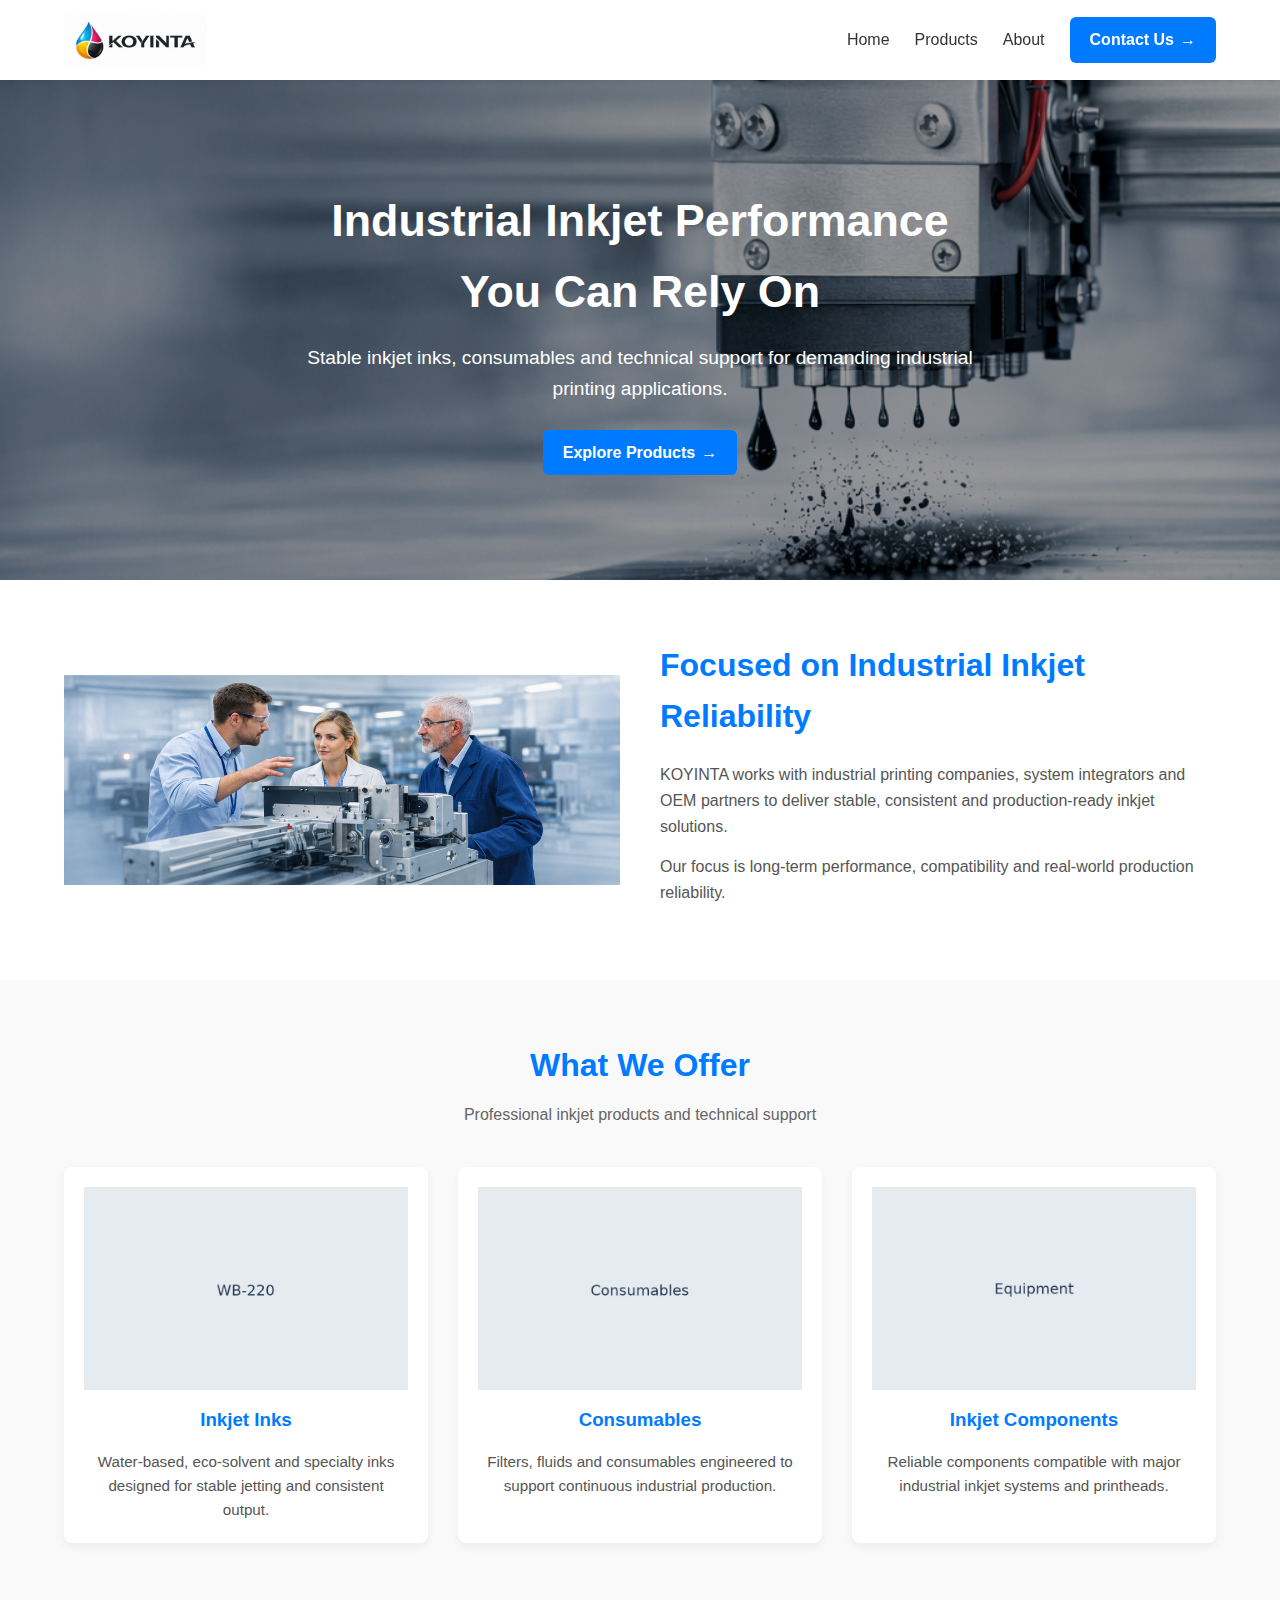
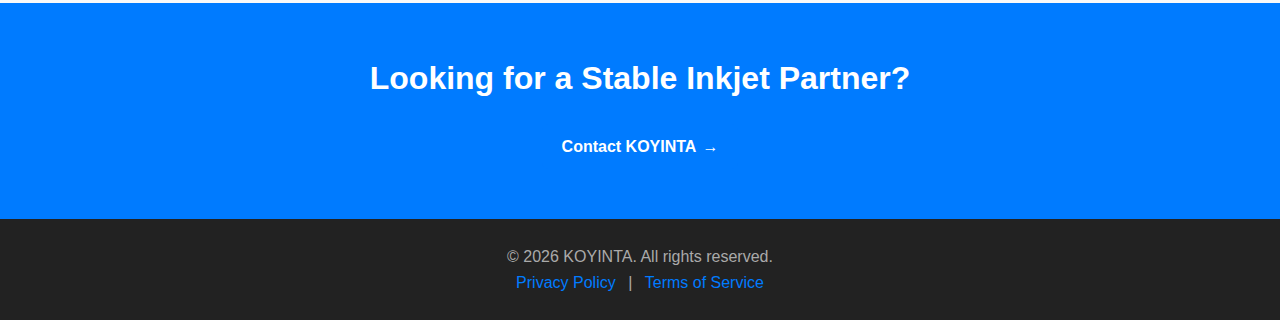
<file: _archive/index.html>
<!DOCTYPE html>
<html lang="en">
<head>
  <meta charset="UTF-8">
  <title>KOYINTA | Industrial Inkjet Inks & Printing Solutions</title>
  <meta name="viewport" content="width=device-width, initial-scale=1.0">
  <meta name="description" content="KOYINTA provides industrial inkjet inks, consumables and components with stable performance and long-term reliability.">

  <!-- Styles -->
  <style>
    /* ================= Reset ================= */
    * {
      margin: 0;
      padding: 0;
      box-sizing: border-box;
    }

    body {
      font-family: 'Arial', sans-serif;
      line-height: 1.6;
      color: #333;
      background-color: #f9f9f9;
    }

    a {
      text-decoration: none;
      color: inherit;
    }

    img {
      max-width: 100%;
      display: block;
    }

    /* ================= Container ================= */
    .container {
      width: 90%;
      max-width: 1200px;
      margin: 0 auto;
    }

    /* ================= Header ================= */
    .site-header {
      background: #ffffff;
      padding: 15px 0;
      box-shadow: 0 2px 6px rgba(0,0,0,0.05);
      position: sticky;
      top: 0;
      z-index: 100;
    }

    .header-flex {
      display: flex;
      align-items: center;
      justify-content: space-between;
    }

    .logo img {
      height: 50px;
    }

    nav {
      display: flex;
      align-items: center;
      gap: 25px;
    }

    nav a {
      font-weight: 500;
      color: #333;
      transition: color 0.3s;
    }

    nav a:hover {
      color: #007bff;
    }

    .btn-primary {
      background-color: #007bff;
      color: #fff;
      padding: 10px 20px;
      border-radius: 6px;
      font-weight: bold;
      display: inline-flex;
      align-items: center;
      gap: 6px;
      transition: background 0.3s;
    }

    .btn-primary:hover {
      background-color: #0056b3;
    }

    .btn-icon {
      font-weight: bold;
    }

    .menu-btn {
      display: none;
      font-size: 1.5rem;
      background: none;
      border: none;
      cursor: pointer;
    }

    /* ================= Hero ================= */
    .hero {
      height: 500px;
      display: flex;
      align-items: center;
      color: #fff;
      text-align: center;
      background-size: cover;
      background-position: center;
      position: relative;
    }

    .hero::after {
      content: "";
      position: absolute;
      top:0;
      left:0;
      width:100%;
      height:100%;
      background-color: rgba(0,0,0,0.4);
    }

    .hero-content {
      position: relative;
      z-index: 1;
      max-width: 700px;
      margin: 0 auto;
      padding: 0 15px;
    }

    .hero h1 {
      font-size: 2.8rem;
      margin-bottom: 15px;
    }

    .hero p {
      font-size: 1.2rem;
      margin-bottom: 25px;
    }

    /* ================= Vision / Introduction ================= */
    .vision-section {
      padding: 60px 0;
      background-color: #fff;
    }

    .vision-grid {
      display: flex;
      flex-wrap: wrap;
      gap: 40px;
      align-items: center;
    }

    .vision-image, .vision-content {
      flex: 1 1 400px;
    }

    .vision-content h2 {
      font-size: 2rem;
      margin-bottom: 20px;
      color: #007bff;
    }

    .vision-content p {
      margin-bottom: 15px;
      font-size: 1rem;
      color: #555;
    }

    /* ================= Offerings ================= */
    .section {
      padding: 60px 0;
    }

    .section-title h2 {
      font-size: 2rem;
      margin-bottom: 10px;
      text-align: center;
      color: #007bff;
    }

    .section-title p {
      text-align: center;
      color: #666;
      margin-bottom: 40px;
    }

    .offer-grid {
      display: flex;
      flex-wrap: wrap;
      gap: 30px;
      justify-content: center;
    }

    .offer-card {
      background-color: #fff;
      border-radius: 8px;
      box-shadow: 0 4px 10px rgba(0,0,0,0.05);
      padding: 20px;
      text-align: center;
      flex: 1 1 280px;
      transition: transform 0.3s;
    }

    .offer-card:hover {
      transform: translateY(-5px);
    }

    .offer-card h3 {
      margin: 15px 0;
      color: #007bff;
    }

    .offer-card p {
      color: #555;
      font-size: 0.95rem;
    }

    /* ================= CTA ================= */
    .cta {
      background-color: #007bff;
      color: #fff;
      padding: 50px 0;
      text-align: center;
    }

    .cta h2 {
      font-size: 2rem;
      margin-bottom: 20px;
    }

    /* ================= Footer ================= */
    .site-footer {
      background-color: #222;
      color: #aaa;
      padding: 25px 0;
      text-align: center;
    }

    .site-footer a {
      color: #007bff;
      margin: 0 8px;
    }

    .site-footer a:hover {
      text-decoration: underline;
    }

    /* ================= Responsive ================= */
    @media(max-width: 900px) {
      nav {
        display: none; /* 默认隐藏，点击汉堡显示 */
        flex-direction: column;
        background-color: #fff;
        position: absolute;
        top: 70px; /* header 高度 + 间距 */
        right: 20px;
        padding: 10px 20px;
        border-radius: 6px;
        box-shadow: 0 4px 12px rgba(0,0,0,0.1);
      }

      nav.show {
        display: flex;
      }

      .menu-btn {
        display: block;
      }

      .header-flex {
        position: relative;
      }

      /* Hero 响应式优化 */
      .hero {
        height: 400px;
      }

      .hero h1 {
        font-size: 2rem;
      }

      .hero p {
        font-size: 1rem;
      }

      .btn-primary {
        padding: 8px 16px;
        font-size: 0.95rem;
      }

      .vision-grid {
        flex-direction: column;
      }
    }

    @media(max-width: 500px) {
      .hero {
        height: 320px;
      }

      .hero h1 {
        font-size: 1.6rem;
      }

      .hero p {
        font-size: 0.9rem;
      }

      .btn-primary {
        padding: 6px 12px;
        font-size: 0.85rem;
      }
    }
  </style>
</head>

<body>

<!-- ================= Header ================= -->
<header class="site-header">
  <div class="container header-flex">
    <div class="logo">
      <img src="images/logo.png" alt="KOYINTA Logo">
    </div>
    <nav>
      <a href="index.html" class="active">Home</a>
      <a href="products.html">Products</a>
      <a href="about.html">About</a>
      <a href="contact.html" class="btn-primary">Contact Us <span class="btn-icon">→</span></a>
    </nav>
    <button class="menu-btn" aria-label="Toggle Navigation">&#9776;</button>
  </div>
</header>

<main>

  <!-- ================= Hero ================= -->
  <section class="hero" style="background-image:url('images/hero-new.png');">
    <div class="hero-content">
      <h1>Industrial Inkjet Performance You Can Rely On</h1>
      <p>Stable inkjet inks, consumables and technical support for demanding industrial printing applications.</p>
      <a href="products.html" class="btn-primary">Explore Products <span class="btn-icon">→</span></a>
    </div>
  </section>

  <!-- ================= Vision / Introduction ================= -->
  <section class="vision-section">
    <div class="container vision-grid">
      <div class="vision-image">
        <img src="images/hero-person.png" alt="Industrial Inkjet Solutions">
      </div>
      <div class="vision-content">
        <h2>Focused on Industrial Inkjet Reliability</h2>
        <p>KOYINTA works with industrial printing companies, system integrators and OEM partners to deliver stable, consistent and production-ready inkjet solutions.</p>
        <p>Our focus is long-term performance, compatibility and real-world production reliability.</p>
      </div>
    </div>
  </section>

  <!-- ================= Offerings ================= -->
  <section class="section">
    <div class="container">
      <div class="section-title">
        <h2>What We Offer</h2>
        <p>Professional inkjet products and technical support</p>
      </div>

      <div class="offer-grid">
        <div class="offer-card">
          <img src="images/wb220.jpg" alt="Industrial Inkjet Inks">
          <h3>Inkjet Inks</h3>
          <p>Water-based, eco-solvent and specialty inks designed for stable jetting and consistent output.</p>
        </div>

        <div class="offer-card">
          <img src="images/consumable-placeholder.jpg" alt="Inkjet Consumables">
          <h3>Consumables</h3>
          <p>Filters, fluids and consumables engineered to support continuous industrial production.</p>
        </div>

        <div class="offer-card">
          <img src="images/equipment-placeholder.jpg" alt="Inkjet Components">
          <h3>Inkjet Components</h3>
          <p>Reliable components compatible with major industrial inkjet systems and printheads.</p>
        </div>
      </div>
    </div>
  </section>

  <!-- ================= CTA ================= -->
  <section class="cta">
    <div class="container">
      <h2>Looking for a Stable Inkjet Partner?</h2>
      <a href="contact.html" class="btn-primary">Contact KOYINTA <span class="btn-icon">→</span></a>
    </div>
  </section>

</main>

<!-- ================= Footer ================= -->
<footer class="site-footer">
  <div class="container">
    <p>© 2026 KOYINTA. All rights reserved.</p>
    <p>
      <a href="privacy.html">Privacy Policy</a> |
      <a href="terms.html">Terms of Service</a>
    </p>
  </div>
</footer>

<!-- ================= JS ================= -->
<script>
  const menuBtn = document.querySelector('.menu-btn');
  const nav = document.querySelector('nav');

  menuBtn.addEventListener('click', () => {
    nav.classList.toggle('show');
  });
</script>

</body>
</html>
</file>
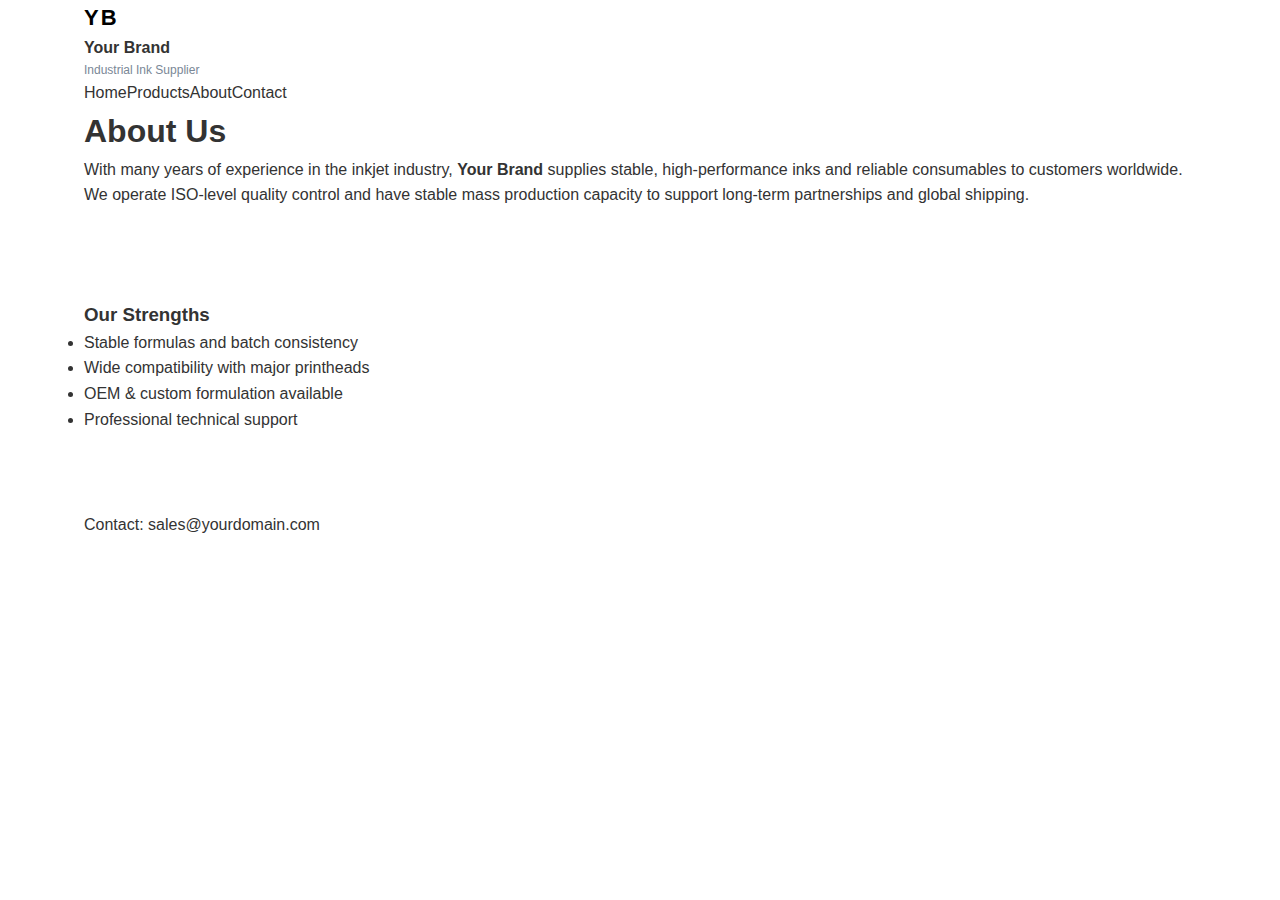
<file: about.html>
<!doctype html>
<html lang="en">
<head>
  <meta charset="utf-8">
  <title>About Us | Your Brand</title>
  <meta name="viewport" content="width=device-width,initial-scale=1">
  <link rel="stylesheet" href="styles.css">
</head>
<body>
  <header class="header container">
    <div class="brand"><div class="logo">YB</div><div><div style="font-weight:700">Your Brand</div><div style="font-size:12px;color:#7a8796">Industrial Ink Supplier</div></div></div>
    <nav class="nav"><a href="index.html">Home</a><a href="products.html">Products</a><a href="about.html">About</a><a href="contact.html">Contact</a></nav>
  </header>

  <main class="container">
    <h1>About Us</h1>
    <p>With many years of experience in the inkjet industry, <strong>Your Brand</strong> supplies stable, high-performance inks and reliable consumables to customers worldwide. We operate ISO-level quality control and have stable mass production capacity to support long-term partnerships and global shipping.</p>

    <section class="card" style="margin-top:12px">
      <h3>Our Strengths</h3>
      <ul>
        <li>Stable formulas and batch consistency</li>
        <li>Wide compatibility with major printheads</li>
        <li>OEM & custom formulation available</li>
        <li>Professional technical support</li>
      </ul>
    </section>
  </main>

  <footer class="footer container">Contact: <a href="mailto:sales@yourdomain.com">sales@yourdomain.com</a></footer>
</body>
</html>
</file>
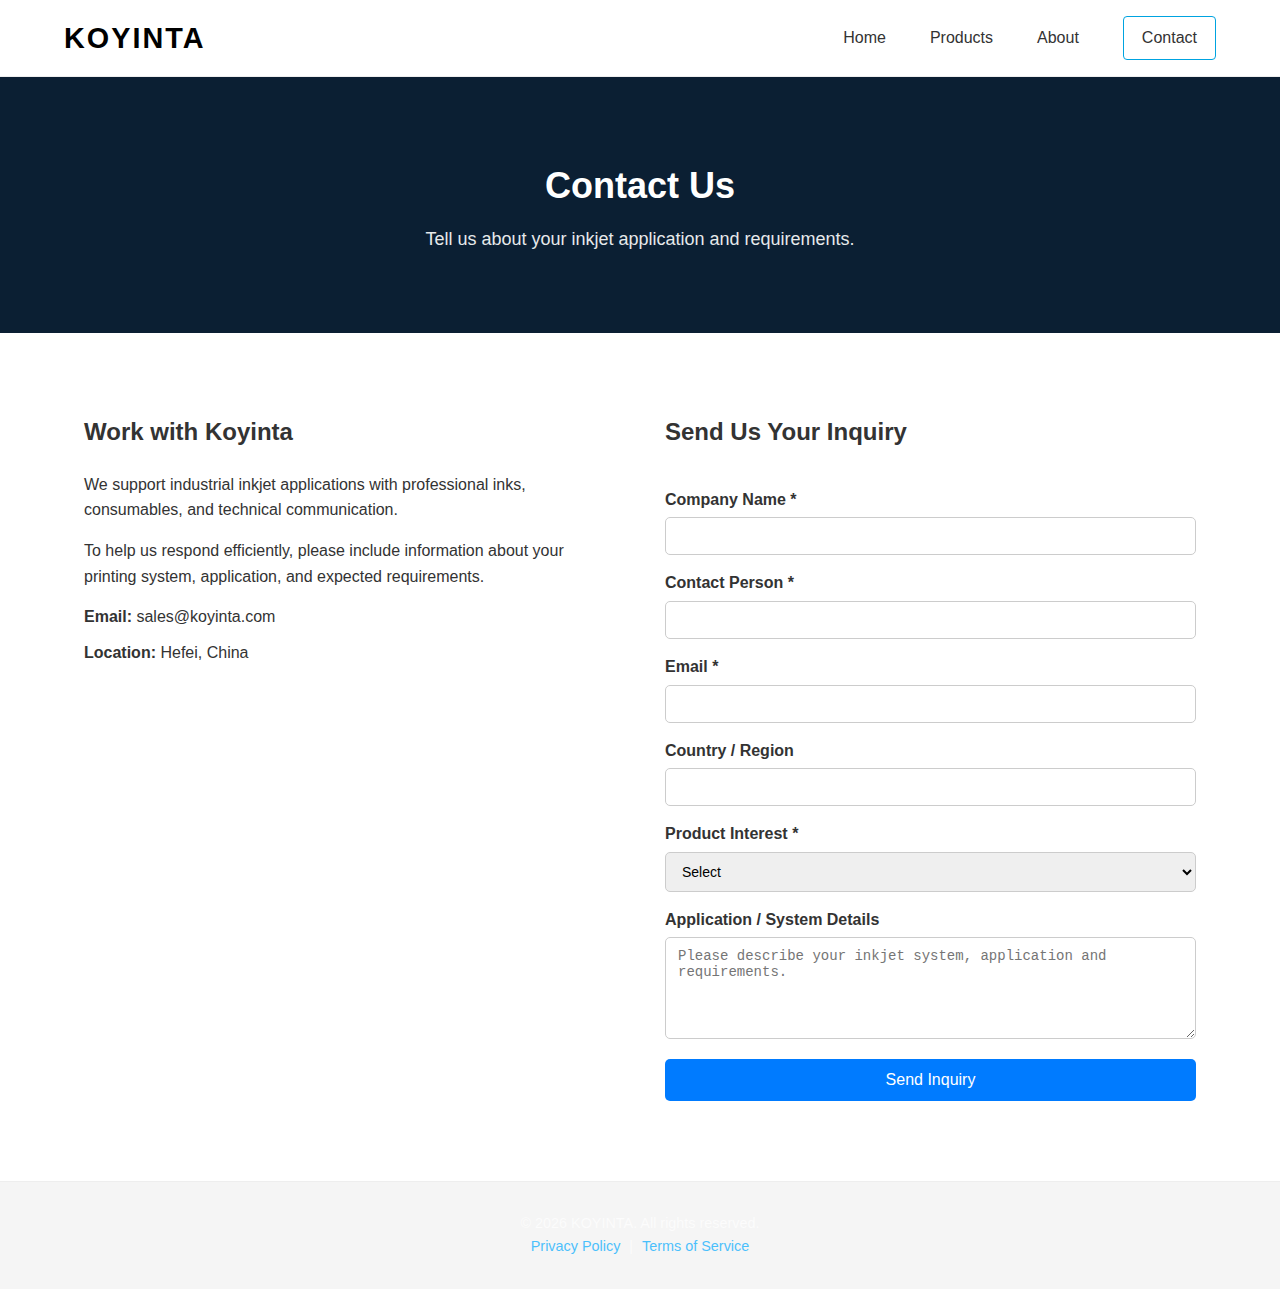
<file: contact.html>
<!DOCTYPE html>
<html lang="en">
<head>
  <meta charset="UTF-8">
  <title>Contact Us | KOYINTA</title>
  <meta name="viewport" content="width=device-width, initial-scale=1.0">
  <link rel="stylesheet" href="styles.css">
<link rel="stylesheet" href="styles-optimized.css">

</head>

<body>

<!-- ================= Header ================= -->
<header class="site-header">
  <div class="container header-flex">
    <div class="logo">KOYINTA</div>
    <nav>
      <a href="index.html">Home</a>
      <a href="products.html">Products</a>
      <a href="about.html">About</a>
      <a href="contact.html" class="nav-btn">Contact</a>
    </nav>
  </div>
</header>

<main>

  <!-- ===== Page Hero ===== -->
  <section class="page-hero">
    <div class="container">
      <h1>Contact Us</h1>
      <p>Tell us about your inkjet application and requirements.</p>
    </div>
  </section>

  <!-- ===== Contact Content ===== -->
  <section class="section">
    <div class="container contact-grid">

      <!-- ===== Left: Info ===== -->
      <div class="contact-info">
        <h2>Work with Koyinta</h2>
        <p>
          We support industrial inkjet applications with professional inks,
          consumables, and technical communication.
        </p>
        <p>
          To help us respond efficiently, please include information about
          your printing system, application, and expected requirements.
        </p>

        <div class="contact-details">
          <p><strong>Email:</strong> <a href="mailto:sales@koyinta.com">sales@koyinta.com</a></p>
          <p><strong>Location:</strong> Hefei, China</p>
        </div>
      </div>

      <!-- ===== Right: Form ===== -->
      <div class="contact-form">
        <h2>Send Us Your Inquiry</h2>
        <form action="https://formspree.io/f/mwvenvvn" method="POST">
          <!-- 提交成功后跳转 -->
          <input type="hidden" name="_redirect" value="https://www.koyinta.com/thank-you.html">

          <!-- 防垃圾询盘 -->
          <input type="text" name="_gotcha" style="display:none">

          <!-- 邮件标题 -->
          <input type="hidden" name="_subject" value="New Inquiry from Koyinta Website">

          <label for="company">Company Name *</label>
          <input type="text" id="company" name="company" required>

          <label for="name">Contact Person *</label>
          <input type="text" id="name" name="name" required>

          <label for="email">Email *</label>
          <input type="email" id="email" name="email" required>

          <label for="country">Country / Region</label>
          <input type="text" id="country" name="country">

          <label for="interest">Product Interest *</label>
          <select id="interest" name="interest" required>
            <option value="">Select</option>
            <option>Inkjet Inks</option>
            <option>Consumables</option>
            <option>Inkjet Components</option>
          </select>

          <label for="message">Application / System Details</label>
          <textarea id="message" name="message" rows="5" required
            placeholder="Please describe your inkjet system, application and requirements."></textarea>

          <button type="submit" class="hero-btn">Send Inquiry</button>
        </form>
      </div>

    </div>
  </section>

</main>

<!-- ================= Footer ================= -->
<footer class="site-footer">
  <div class="container footer-content">
    <p>© 2026 KOYINTA. All rights reserved.</p>
    <p>
      <a href="privacy.html">Privacy Policy</a> |
      <a href="terms.html">Terms of Service</a>
    </p>
  </div>
</footer>

</body>
</html>
</file>
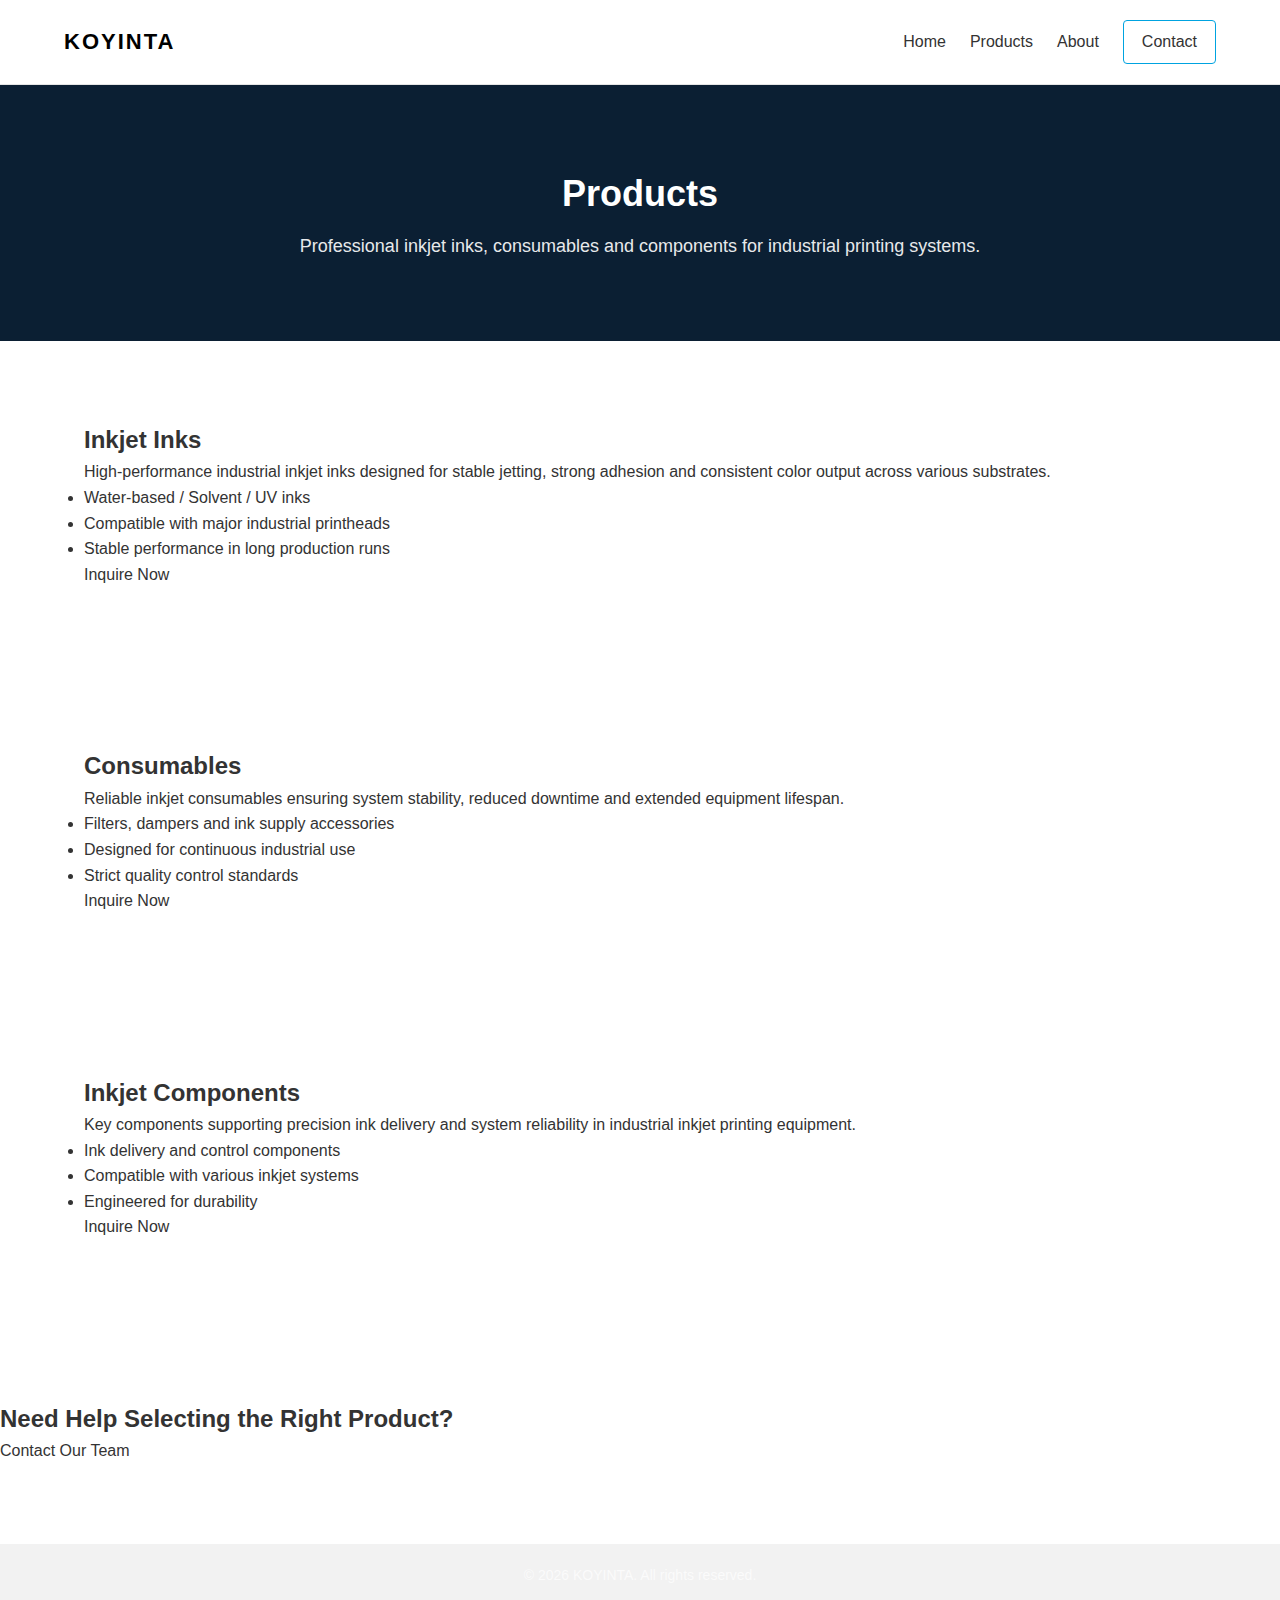
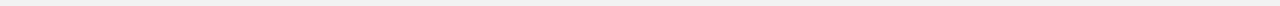
<file: products.html>
<!DOCTYPE html>
<html lang="en">
<head>
  <meta charset="UTF-8">
  <title>Products | KOYINTA</title>
  <meta name="viewport" content="width=device-width, initial-scale=1.0">
  <link rel="stylesheet" href="styles.css">
</head>

<body>

<!-- ================= Header ================= -->
<header class="site-header">
  <div class="container header-flex">
    <div class="logo">KOYINTA</div>
    <nav>
      <a href="index.html">Home</a>
      <a href="products.html">Products</a>
      <a href="about.html">About</a>
      <a href="contact.html" class="nav-btn">Contact</a>
    </nav>
  </div>
</header>

<main>

  <!-- ===== Page Hero ===== -->
  <section class="page-hero">
    <div class="container">
      <h1>Products</h1>
      <p>Professional inkjet inks, consumables and components for industrial printing systems.</p>
    </div>
  </section>

  <!-- ===== Product Category 1 ===== -->
  <section class="section">
    <div class="container product-block">
      <div class="product-text">
        <h2>Inkjet Inks</h2>
        <p>
          High-performance industrial inkjet inks designed for stable jetting,
          strong adhesion and consistent color output across various substrates.
        </p>
        <ul>
          <li>Water-based / Solvent / UV inks</li>
          <li>Compatible with major industrial printheads</li>
          <li>Stable performance in long production runs</li>
        </ul>
        <a href="contact.html" class="hero-btn">Inquire Now</a>
      </div>
    </div>
  </section>

  <!-- ===== Product Category 2 ===== -->
  <section class="section section-gray">
    <div class="container product-block">
      <div class="product-text">
        <h2>Consumables</h2>
        <p>
          Reliable inkjet consumables ensuring system stability, reduced downtime
          and extended equipment lifespan.
        </p>
        <ul>
          <li>Filters, dampers and ink supply accessories</li>
          <li>Designed for continuous industrial use</li>
          <li>Strict quality control standards</li>
        </ul>
        <a href="contact.html" class="hero-btn">Inquire Now</a>
      </div>
    </div>
  </section>

  <!-- ===== Product Category 3 ===== -->
  <section class="section">
    <div class="container product-block">
      <div class="product-text">
        <h2>Inkjet Components</h2>
        <p>
          Key components supporting precision ink delivery and system reliability
          in industrial inkjet printing equipment.
        </p>
        <ul>
          <li>Ink delivery and control components</li>
          <li>Compatible with various inkjet systems</li>
          <li>Engineered for durability</li>
        </ul>
        <a href="contact.html" class="hero-btn">Inquire Now</a>
      </div>
    </div>
  </section>

  <!-- ===== CTA ===== -->
  <section class="cta">
    <h2>Need Help Selecting the Right Product?</h2>
    <a href="contact.html" class="hero-btn">Contact Our Team</a>
  </section>

</main>

<!-- ================= Footer ================= -->
<footer class="site-footer">
  <p>© 2026 KOYINTA. All rights reserved.</p>
</footer>

</body>
</html>
</file>
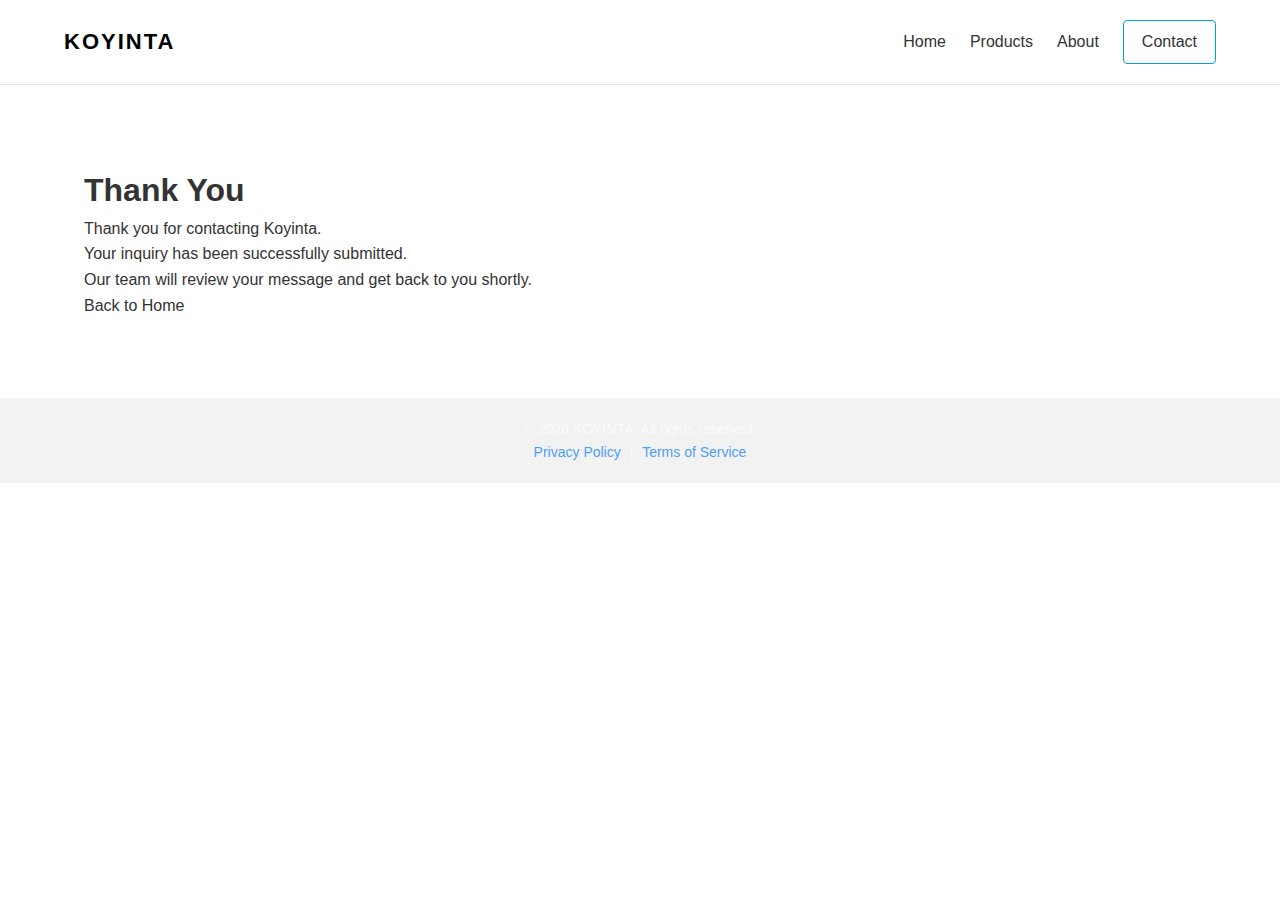
<file: thank-you.html>
<!DOCTYPE html>
<html lang="en">
<head>
  <meta charset="UTF-8">
  <title>Thank You | KOYINTA</title>
  <meta name="viewport" content="width=device-width, initial-scale=1.0">
  <link rel="stylesheet" href="styles.css">

</head>

<body>

<header class="site-header">
  <div class="container header-flex">
    <div class="logo">KOYINTA</div>
    <nav>
      <a href="index.html">Home</a>
      <a href="products.html">Products</a>
      <a href="about.html">About</a>
      <a href="contact.html" class="nav-btn">Contact</a>
    </nav>
  </div>
</header>

<main>
  <section class="section center-text">
    <div class="container narrow">
      <h1>Thank You</h1>
      <p>
        Thank you for contacting Koyinta.<br>
        Your inquiry has been successfully submitted.
      </p>
      <p>
        Our team will review your message and get back to you shortly.
      </p>
      <a href="index.html" class="hero-btn">Back to Home</a>
    </div>
  </section>
</main>

<footer class="site-footer">
  <div class="container">
    <p>© 2026 KOYINTA. All rights reserved.</p>
    <p>
      <a href="privacy.html">Privacy Policy</a> |
      <a href="terms.html">Terms of Service</a>
    </p>
  </div>
</footer>


</body>
</html>
</file>
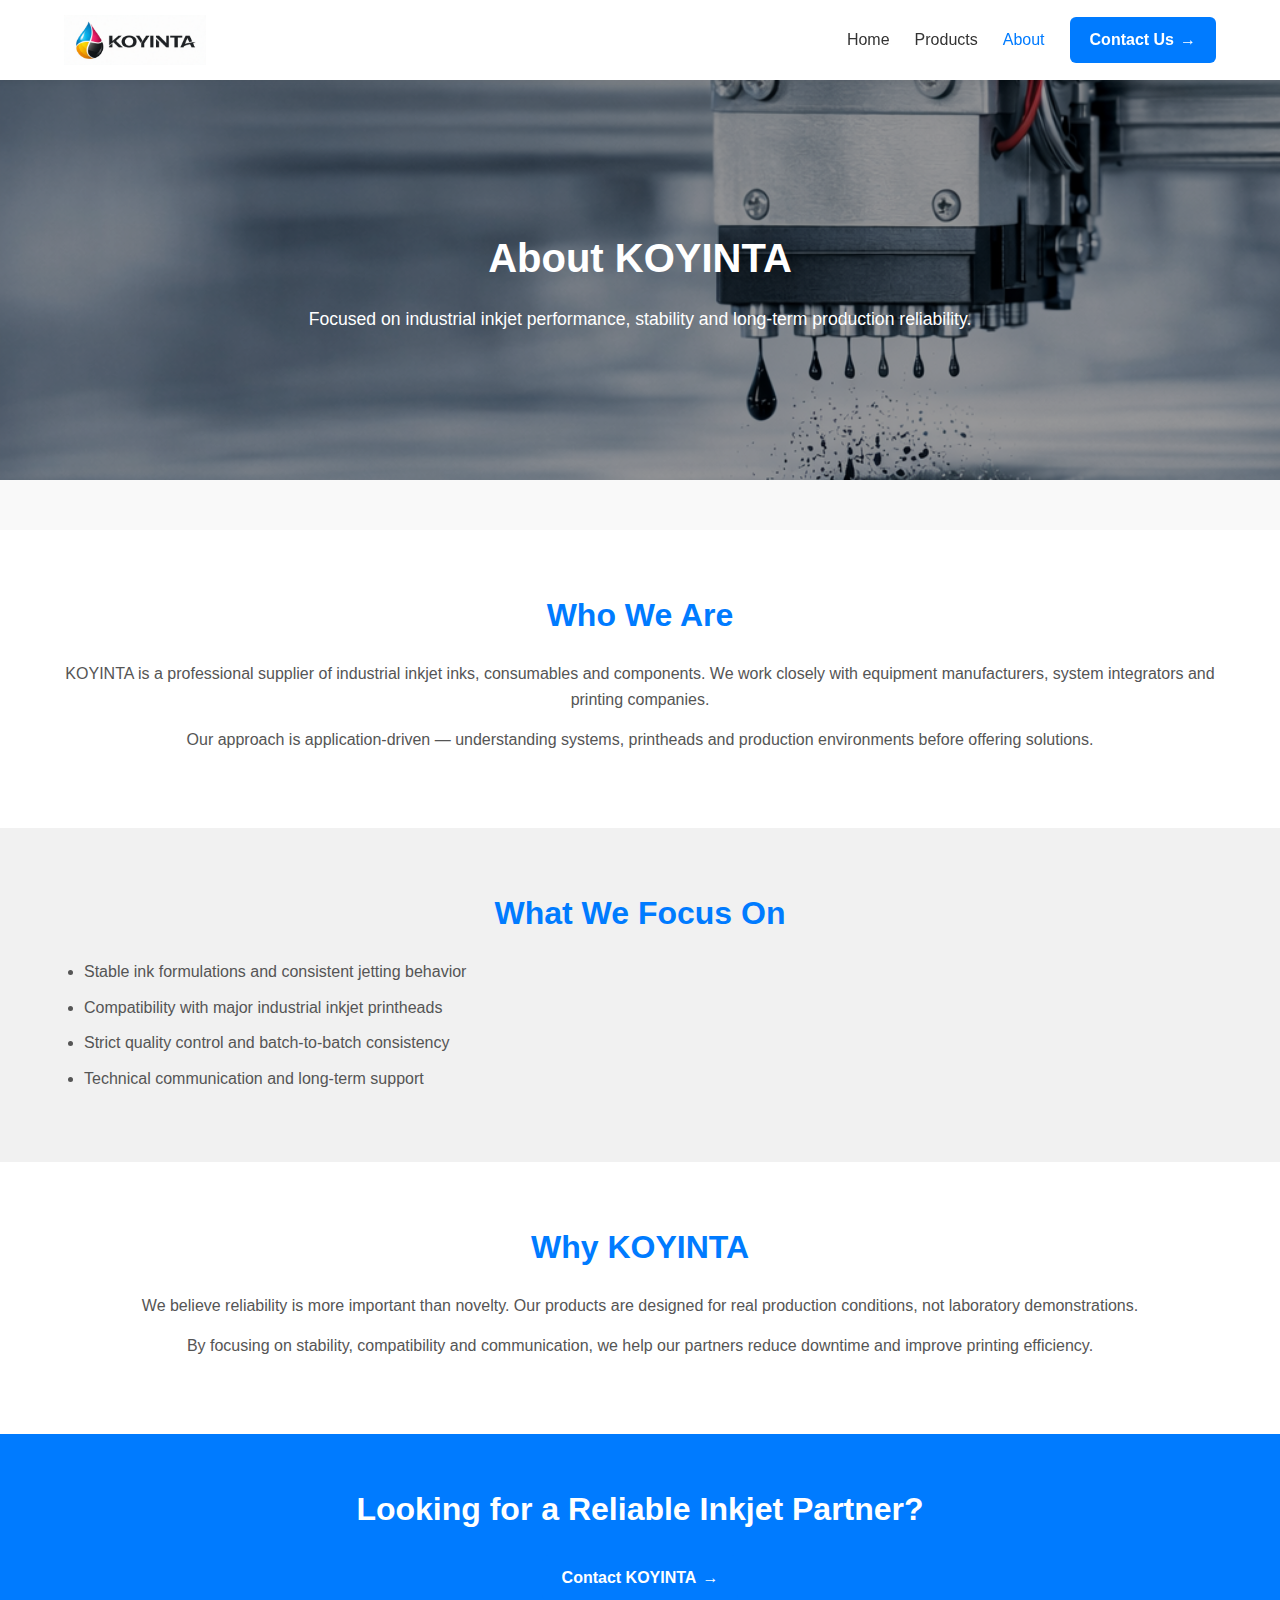
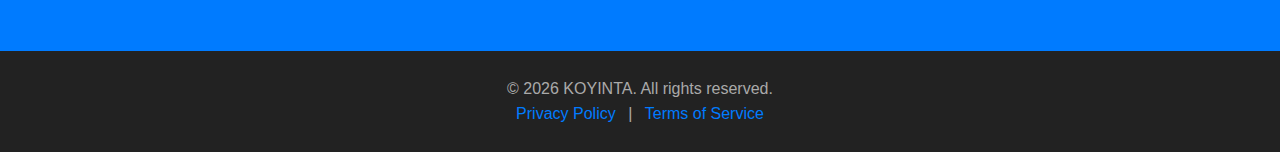
<file: _archive/about.html>
<!DOCTYPE html>
<html lang="en">
<head>
  <meta charset="UTF-8">
  <title>About KOYINTA | Industrial Inkjet Solutions</title>
  <meta name="viewport" content="width=device-width, initial-scale=1.0">
  <meta name="description" content="Learn about KOYINTA, a professional supplier of industrial inkjet inks, consumables and printing solutions.">

  <style>
    /* ================= Reset ================= */
    * { margin:0; padding:0; box-sizing:border-box; }
    body { font-family:'Arial', sans-serif; line-height:1.6; color:#333; background:#f9f9f9; }
    a { text-decoration:none; color:inherit; }
    img { max-width:100%; display:block; }

    /* ================= Container ================= */
    .container { width:90%; max-width:1200px; margin:0 auto; }

    /* ================= Header ================= */
    .site-header { background:#fff; padding:15px 0; box-shadow:0 2px 6px rgba(0,0,0,0.05); position:sticky; top:0; z-index:100; }
    .header-flex { display:flex; align-items:center; justify-content:space-between; }
    .logo img { height:50px; }
    nav { display:flex; align-items:center; gap:25px; }
    nav a { font-weight:500; color:#333; transition:color 0.3s; }
    nav a.active { color:#007bff; }
    nav a:hover { color:#007bff; }
    .btn-primary { background:#007bff; color:#fff; padding:10px 20px; border-radius:6px; font-weight:bold; display:inline-flex; align-items:center; gap:6px; transition: background 0.3s; }
    .btn-primary:hover { background:#0056b3; }
    .btn-icon { font-weight:bold; }
    .menu-btn { display:none; font-size:1.5rem; background:none; border:none; cursor:pointer; }

    /* ================= Hero ================= */
    .page-hero {
      height:400px;
      display:flex;
      align-items:center;
      justify-content:center;
      text-align:center;
      background-size:cover;
      background-position:center;
      position:relative;
      margin-bottom:50px;
    }
    .page-hero::after {
      content:""; position:absolute; top:0; left:0; width:100%; height:100%; background-color:rgba(0,0,0,0.4);
    }
    .page-hero .container { position:relative; z-index:1; max-width:700px; padding:0 15px; }
    .page-hero h1 { font-size:2.5rem; margin-bottom:15px; color:#fff; }
    .page-hero p { font-size:1.1rem; color:#fff; }

    /* ================= Sections ================= */
    .section { padding:60px 0; background:#fff; }
    .section-gray { background:#f1f1f1; }
    .section h2 { font-size:2rem; margin-bottom:20px; color:#007bff; text-align:center; }
    .section p { font-size:1rem; color:#555; margin-bottom:15px; text-align:center; }
    .section.narrow { max-width:800px; margin:0 auto; }
    .focus-list { list-style: disc; padding-left:20px; color:#555; font-size:1rem; }
    .focus-list li { margin-bottom:10px; }

    /* ================= CTA ================= */
    .cta { background:#007bff; color:#fff; padding:50px 0; text-align:center; }
    .cta h2 { font-size:2rem; margin-bottom:20px; }

    /* ================= Footer ================= */
    .site-footer { background:#222; color:#aaa; padding:25px 0; text-align:center; }
    .site-footer a { color:#007bff; margin:0 8px; }
    .site-footer a:hover { text-decoration:underline; }

    /* ================= Responsive ================= */
    @media(max-width:900px){
      nav { display:none; flex-direction:column; background:#fff; position:absolute; top:70px; right:20px; padding:10px 20px; border-radius:6px; box-shadow:0 4px 12px rgba(0,0,0,0.1); }
      nav.show { display:flex; }
      .menu-btn { display:block; }
      .header-flex { position:relative; }
      .page-hero { height:320px; }
      .page-hero h1 { font-size:2rem; }
      .page-hero p { font-size:1rem; }
      .section h2 { font-size:1.8rem; }
      .section p, .focus-list li { font-size:0.95rem; }
    }
    @media(max-width:500px){
      .page-hero { height:260px; }
      .page-hero h1 { font-size:1.6rem; }
      .page-hero p { font-size:0.9rem; }
    }
  </style>
</head>

<body>

<!-- ================= Header ================= -->
<header class="site-header">
  <div class="container header-flex">
    <div class="logo">
      <img src="images/logo.png" alt="KOYINTA Logo">
    </div>
    <nav>
      <a href="index.html">Home</a>
      <a href="products.html">Products</a>
      <a href="about.html" class="active">About</a>
      <a href="contact.html" class="btn-primary">Contact Us <span class="btn-icon">→</span></a>
    </nav>
    <button class="menu-btn" aria-label="Toggle Navigation">&#9776;</button>
  </div>
</header>

<main>

  <!-- ================= Hero ================= -->
  <section class="page-hero" style="background-image:url('images/hero-new.png');">
    <div class="container">
      <h1>About KOYINTA</h1>
      <p>Focused on industrial inkjet performance, stability and long-term production reliability.</p>
    </div>
  </section>

  <!-- ================= Who We Are ================= -->
  <section class="section">
    <div class="container narrow">
      <h2>Who We Are</h2>
      <p>KOYINTA is a professional supplier of industrial inkjet inks, consumables and components. We work closely with equipment manufacturers, system integrators and printing companies.</p>
      <p>Our approach is application-driven — understanding systems, printheads and production environments before offering solutions.</p>
    </div>
  </section>

  <!-- ================= What We Focus On ================= -->
  <section class="section section-gray">
    <div class="container narrow">
      <h2>What We Focus On</h2>
      <ul class="focus-list">
        <li>Stable ink formulations and consistent jetting behavior</li>
        <li>Compatibility with major industrial inkjet printheads</li>
        <li>Strict quality control and batch-to-batch consistency</li>
        <li>Technical communication and long-term support</li>
      </ul>
    </div>
  </section>

  <!-- ================= Why KOYINTA ================= -->
  <section class="section">
    <div class="container narrow">
      <h2>Why KOYINTA</h2>
      <p>We believe reliability is more important than novelty. Our products are designed for real production conditions, not laboratory demonstrations.</p>
      <p>By focusing on stability, compatibility and communication, we help our partners reduce downtime and improve printing efficiency.</p>
    </div>
  </section>

  <!-- ================= CTA ================= -->
  <section class="cta">
    <div class="container">
      <h2>Looking for a Reliable Inkjet Partner?</h2>
      <a href="contact.html" class="btn-primary">Contact KOYINTA <span class="btn-icon">→</span></a>
    </div>
  </section>

</main>

<!-- ================= Footer ================= -->
<footer class="site-footer">
  <div class="container">
    <p>© 2026 KOYINTA. All rights reserved.</p>
    <p>
      <a href="privacy.html">Privacy Policy</a> |
      <a href="terms.html">Terms of Service</a>
    </p>
  </div>
</footer>

<script>
  const menuBtn = document.querySelector('.menu-btn');
  const nav = document.querySelector('nav');
  menuBtn.addEventListener('click', () => { nav.classList.toggle('show'); });
</script>

</body>
</html>
</file>
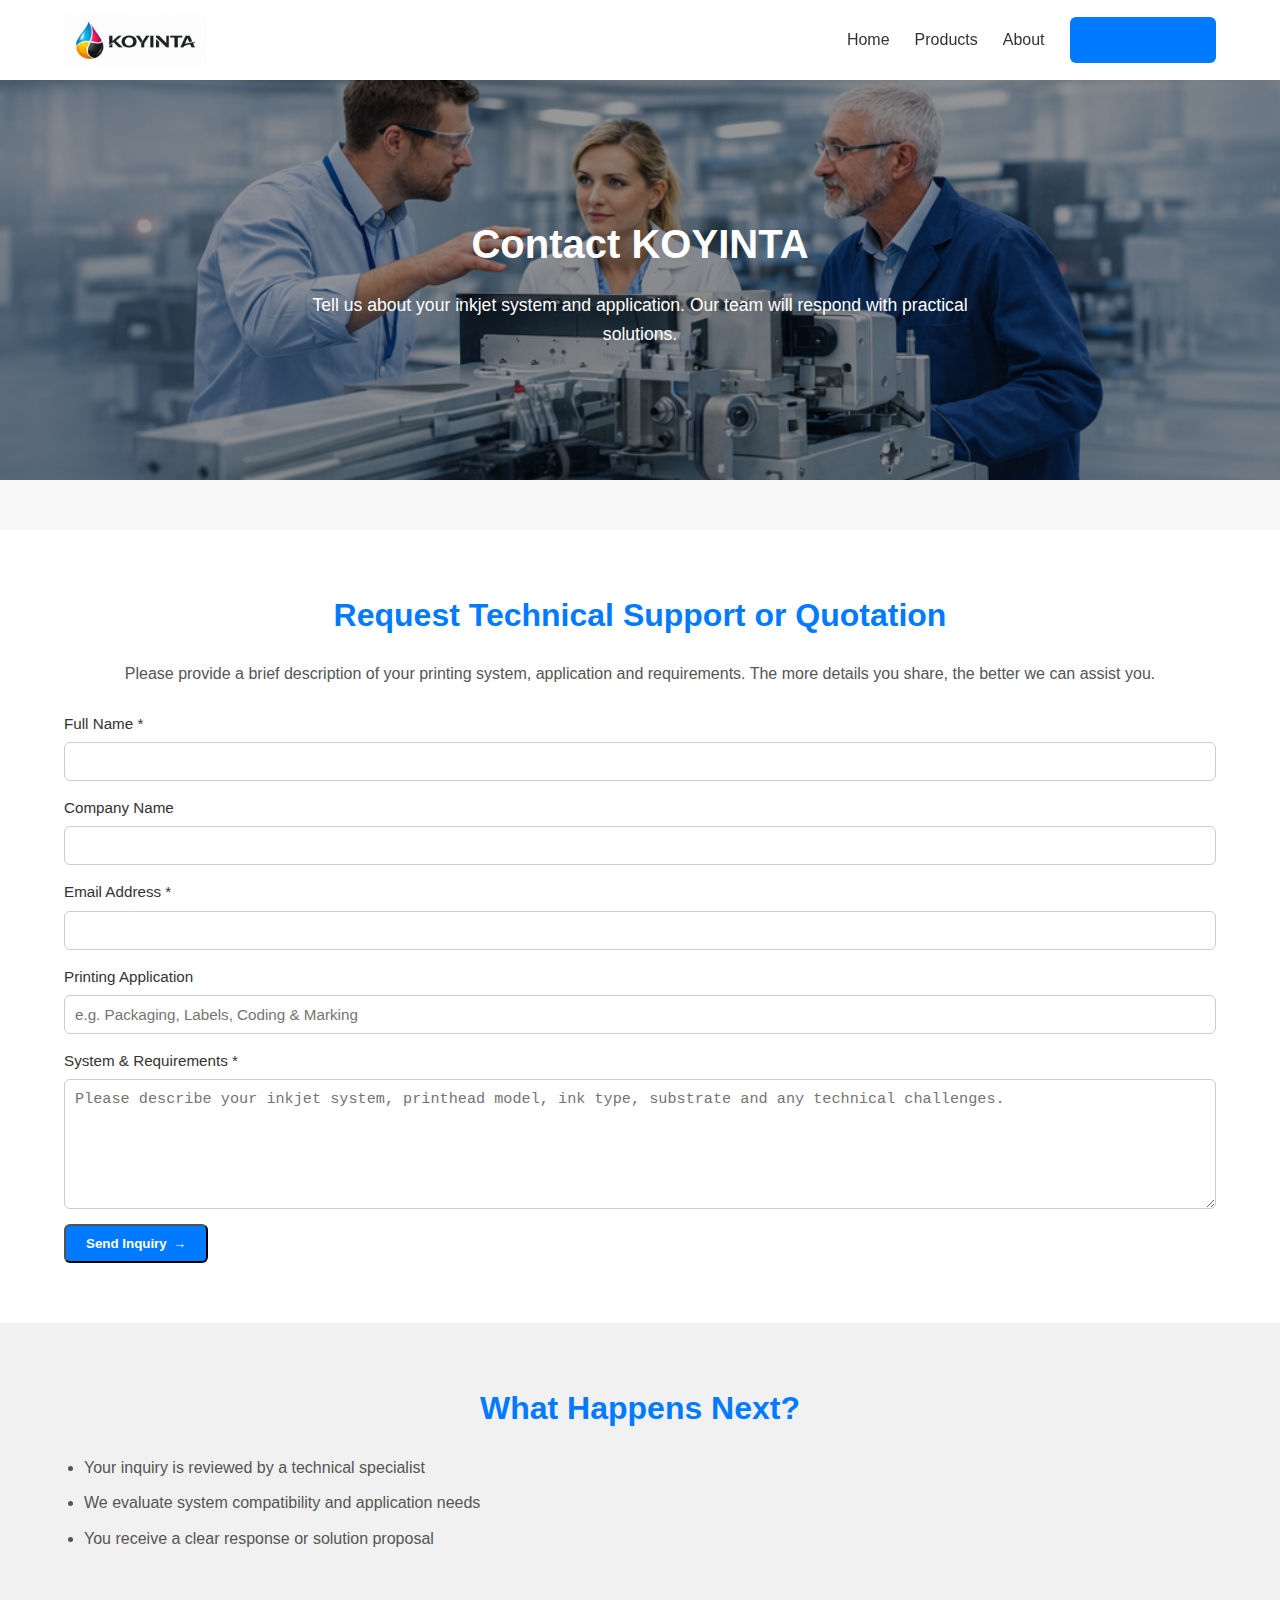
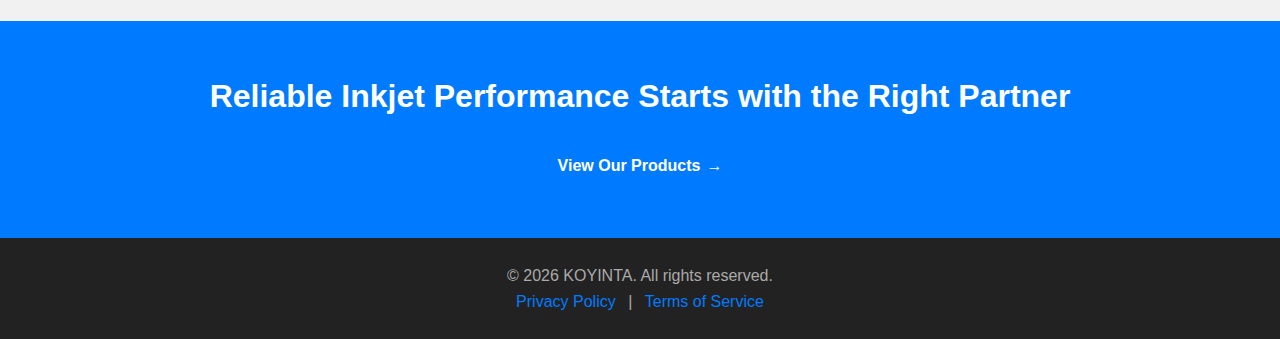
<file: _archive/contact.html>
<!DOCTYPE html>
<html lang="en">
<head>
  <meta charset="UTF-8">
  <title>Contact KOYINTA | Industrial Inkjet Solutions</title>
  <meta name="viewport" content="width=device-width, initial-scale=1.0">
  <meta name="description" content="Contact KOYINTA for industrial inkjet inks, consumables and technical printing solutions.">

  <style>
    /* ================= Reset ================= */
    * { margin:0; padding:0; box-sizing:border-box; }
    body { font-family:'Arial', sans-serif; line-height:1.6; color:#333; background:#f9f9f9; }
    a { text-decoration:none; color:inherit; }
    img { max-width:100%; display:block; }

    /* ================= Container ================= */
    .container { width:90%; max-width:1200px; margin:0 auto; }

    /* ================= Header ================= */
    .site-header { background:#fff; padding:15px 0; box-shadow:0 2px 6px rgba(0,0,0,0.05); position:sticky; top:0; z-index:100; }
    .header-flex { display:flex; align-items:center; justify-content:space-between; }
    .logo img { height:50px; }
    nav { display:flex; align-items:center; gap:25px; }
    nav a { font-weight:500; color:#333; transition:color 0.3s; }
    nav a.active { color:#007bff; }
    nav a:hover { color:#007bff; }
    .btn-primary, .btn-secondary { 
      background:#007bff; color:#fff; padding:10px 20px; border-radius:6px; font-weight:bold; display:inline-flex; align-items:center; gap:6px; transition: background 0.3s; text-align:center;
    }
    .btn-primary:hover, .btn-secondary:hover { background:#0056b3; }
    .btn-icon { font-weight:bold; }
    .menu-btn { display:none; font-size:1.5rem; background:none; border:none; cursor:pointer; }

    /* ================= Hero ================= */
    .page-hero {
      height:400px;
      display:flex;
      align-items:center;
      justify-content:center;
      text-align:center;
      background-size:cover;
      background-position:center;
      position:relative;
      margin-bottom:50px;
    }
    .page-hero::after { content:""; position:absolute; top:0; left:0; width:100%; height:100%; background-color:rgba(0,0,0,0.4); }
    .page-hero .container { position:relative; z-index:1; max-width:700px; padding:0 15px; }
    .page-hero h1 { font-size:2.5rem; margin-bottom:15px; color:#fff; }
    .page-hero p { font-size:1.1rem; color:#fff; }

    /* ================= Sections ================= */
    .section { padding:60px 0; background:#fff; }
    .section-gray { background:#f1f1f1; }
    .section h2 { font-size:2rem; margin-bottom:20px; color:#007bff; text-align:center; }
    .section p { font-size:1rem; color:#555; margin-bottom:15px; text-align:center; }
    .section.narrow { max-width:800px; margin:0 auto; }
    .focus-list { list-style: disc; padding-left:20px; color:#555; font-size:1rem; text-align:left; }
    .focus-list li { margin-bottom:10px; }

    /* ================= Contact Form ================= */
    .contact-form { display:flex; flex-direction:column; gap:15px; margin-top:25px; }
    .contact-form label { display:flex; flex-direction:column; font-weight:500; color:#333; font-size:0.95rem; }
    .contact-form input, .contact-form textarea { padding:10px; border:1px solid #ccc; border-radius:6px; font-size:0.95rem; margin-top:6px; }
    .contact-form textarea { resize:vertical; min-height:120px; }
    .btn-submit { align-self:flex-start; }

    /* ================= CTA ================= */
    .cta { background:#007bff; color:#fff; padding:50px 0; text-align:center; }
    .cta h2 { font-size:2rem; margin-bottom:20px; }

    /* ================= Footer ================= */
    .site-footer { background:#222; color:#aaa; padding:25px 0; text-align:center; }
    .site-footer a { color:#007bff; margin:0 8px; }
    .site-footer a:hover { text-decoration:underline; }

    /* ================= Responsive ================= */
    @media(max-width:900px){
      nav { display:none; flex-direction:column; background:#fff; position:absolute; top:70px; right:20px; padding:10px 20px; border-radius:6px; box-shadow:0 4px 12px rgba(0,0,0,0.1); }
      nav.show { display:flex; }
      .menu-btn { display:block; }
      .header-flex { position:relative; }
      .page-hero { height:320px; }
      .page-hero h1 { font-size:2rem; }
      .page-hero p { font-size:1rem; }
      .section h2 { font-size:1.8rem; }
      .section p, .focus-list li, .contact-form label { font-size:0.95rem; }
      .contact-form input, .contact-form textarea { font-size:0.9rem; }
    }
    @media(max-width:500px){
      .page-hero { height:260px; }
      .page-hero h1 { font-size:1.6rem; }
      .page-hero p { font-size:0.9rem; }
      .btn-primary, .btn-secondary { padding:6px 12px; font-size:0.85rem; }
    }
  </style>
</head>

<body>

<!-- ================= Header ================= -->
<header class="site-header">
  <div class="container header-flex">
    <div class="logo">
      <img src="images/logo.png" alt="KOYINTA Logo">
    </div>
    <nav>
      <a href="index.html">Home</a>
      <a href="products.html">Products</a>
      <a href="about.html">About</a>
      <a href="contact.html" class="active btn-primary">Contact Us <span class="btn-icon">→</span></a>
    </nav>
    <button class="menu-btn" aria-label="Toggle Navigation">&#9776;</button>
  </div>
</header>

<main>

  <!-- ================= Hero ================= -->
  <section class="page-hero" style="background-image:url('images/hero-person.png');">
    <div class="container">
      <h1>Contact KOYINTA</h1>
      <p>Tell us about your inkjet system and application. Our team will respond with practical solutions.</p>
    </div>
  </section>

  <!-- ================= Contact Form ================= -->
  <section class="section">
    <div class="container narrow">
      <h2>Request Technical Support or Quotation</h2>
      <p class="section-intro">Please provide a brief description of your printing system, application and requirements. The more details you share, the better we can assist you.</p>

      <form action="https://formspree.io/f/mwvenvvn" method="POST" class="contact-form">
        <input type="hidden" name="_redirect" value="https://www.koyinta.com/thank-you.html">
        <input type="text" name="_gotcha" style="display:none">

        <label>Full Name *<input type="text" name="name" required></label>
        <label>Company Name<input type="text" name="company"></label>
        <label>Email Address *<input type="email" name="email" required></label>
        <label>Printing Application<input type="text" name="application" placeholder="e.g. Packaging, Labels, Coding & Marking"></label>
        <label>System & Requirements *<textarea name="message" rows="6" required placeholder="Please describe your inkjet system, printhead model, ink type, substrate and any technical challenges."></textarea></label>

        <button type="submit" class="btn-primary btn-submit">Send Inquiry <span class="btn-icon">→</span></button>
      </form>
    </div>
  </section>

  <!-- ================= Trust Section ================= -->
  <section class="section section-gray">
    <div class="container narrow">
      <h2>What Happens Next?</h2>
      <ul class="focus-list">
        <li>Your inquiry is reviewed by a technical specialist</li>
        <li>We evaluate system compatibility and application needs</li>
        <li>You receive a clear response or solution proposal</li>
      </ul>
    </div>
  </section>

  <!-- ================= CTA ================= -->
  <section class="cta">
    <div class="container">
      <h2>Reliable Inkjet Performance Starts with the Right Partner</h2>
      <a href="products.html" class="btn-primary">View Our Products <span class="btn-icon">→</span></a>
    </div>
  </section>

</main>

<!-- ================= Footer ================= -->
<footer class="site-footer">
  <div class="container">
    <p>© 2026 KOYINTA. All rights reserved.</p>
    <p>
      <a href="privacy.html">Privacy Policy</a> |
      <a href="terms.html">Terms of Service</a>
    </p>
  </div>
</footer>

<script>
  const menuBtn = document.querySelector('.menu-btn');
  const nav = document.querySelector('nav');
  menuBtn.addEventListener('click', () => { nav.classList.toggle('show'); });
</script>

</body>
</html>
</file>
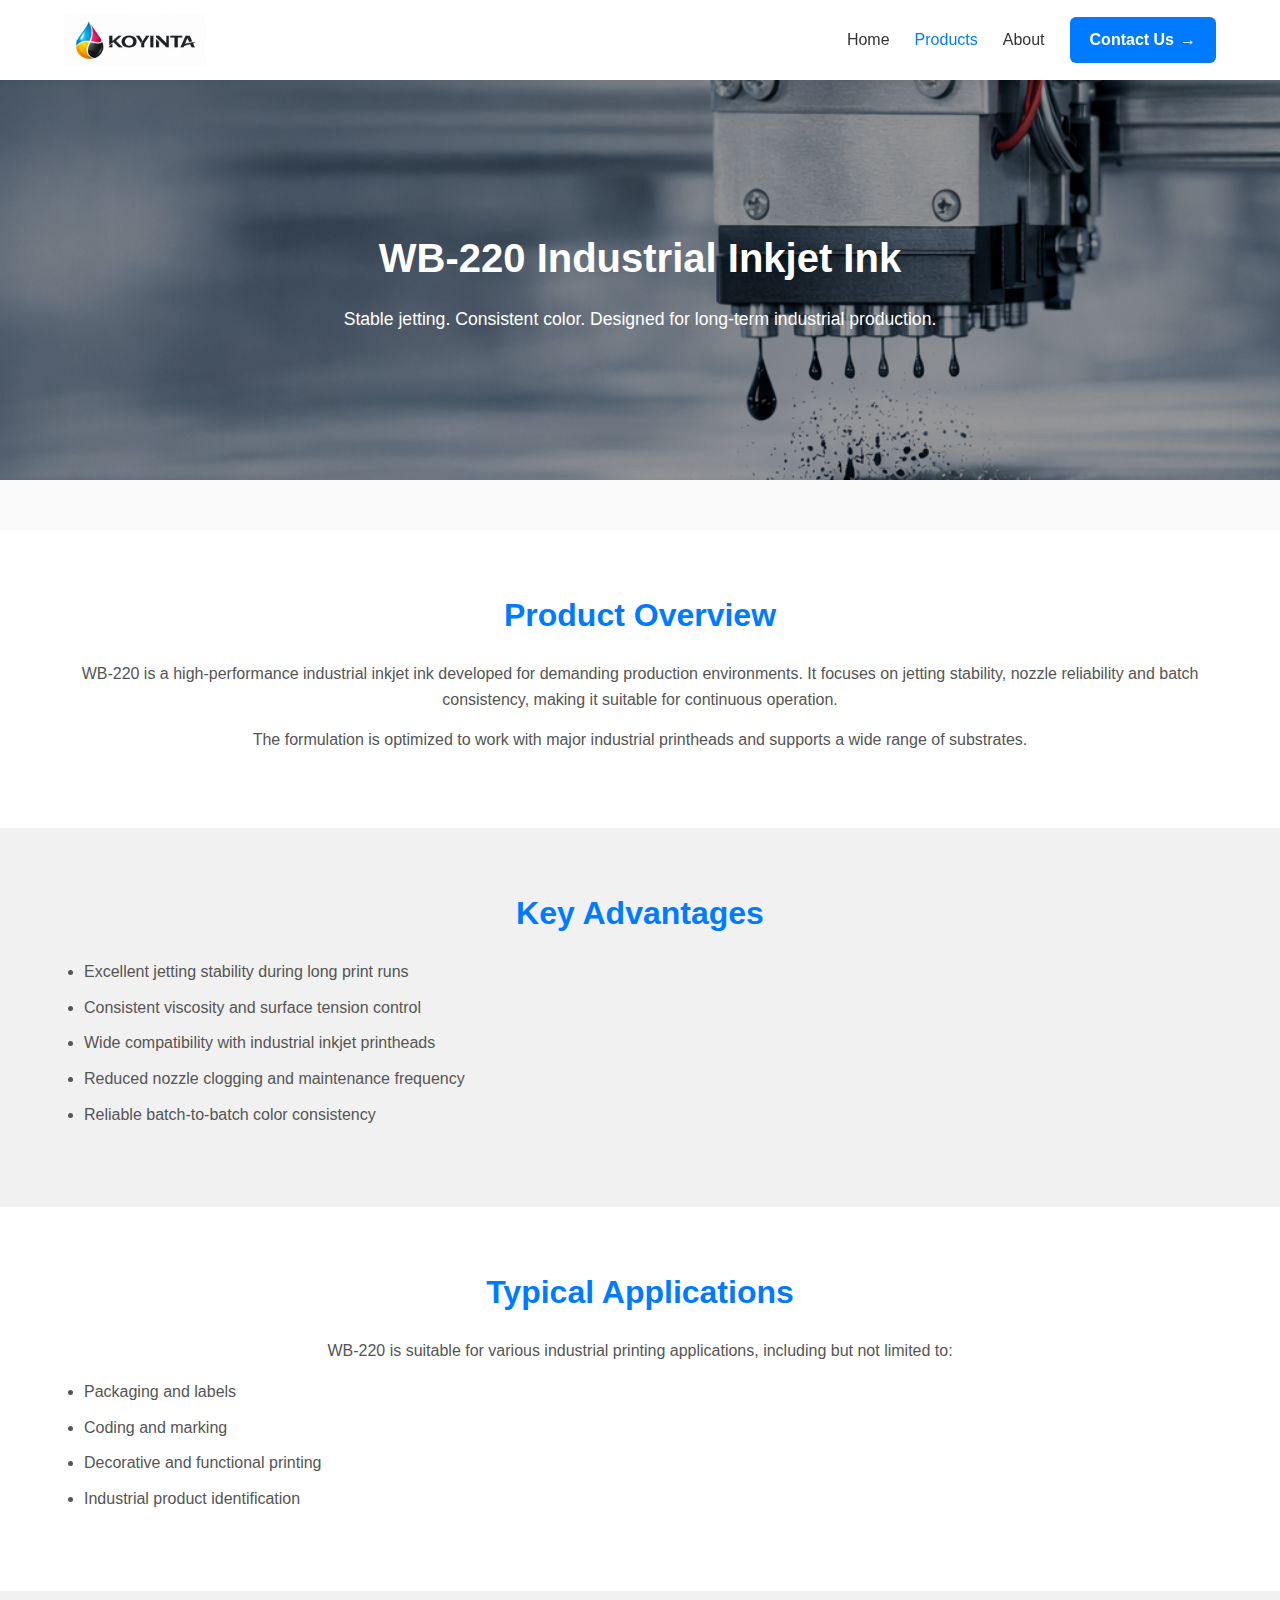
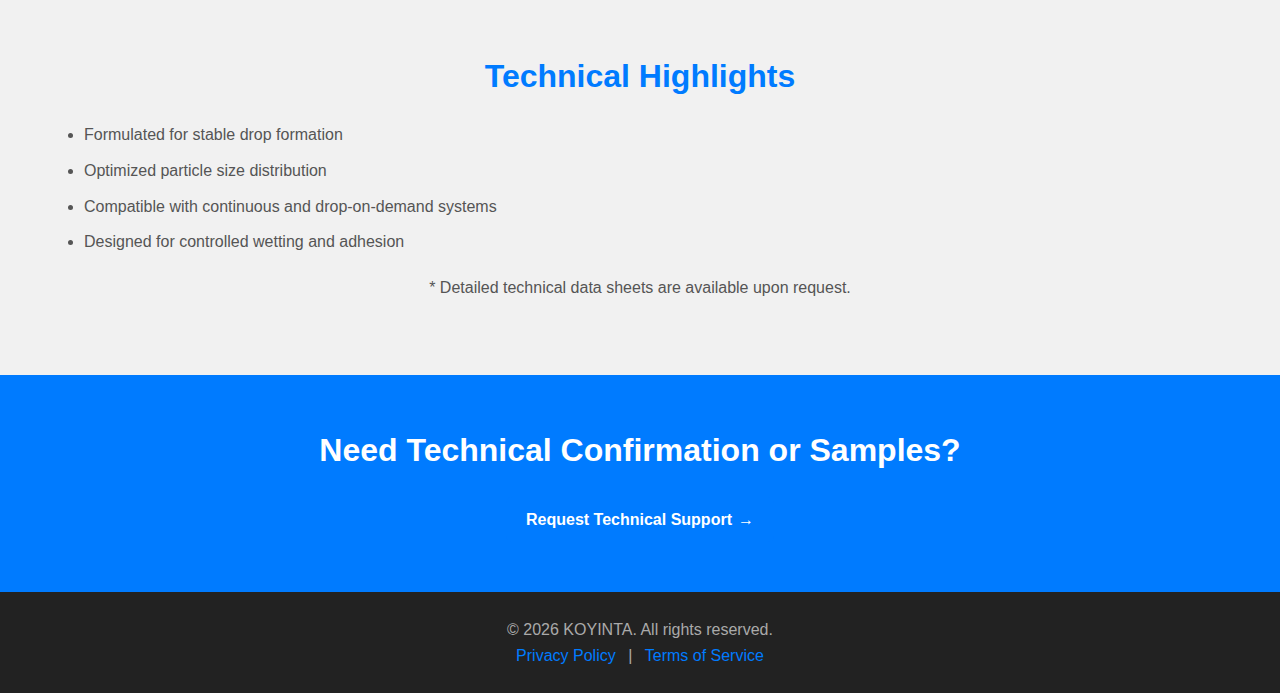
<file: _archive/product-wb-220.html>
<!DOCTYPE html>
<html lang="en">
<head>
  <meta charset="UTF-8">
  <title>WB-220 Industrial Inkjet Ink | KOYINTA</title>
  <meta name="viewport" content="width=device-width, initial-scale=1.0">
  <meta name="description" content="WB-220 industrial inkjet ink offers stable jetting performance, wide printhead compatibility and reliable production results.">

  <style>
    /* ================= Reset ================= */
    * { margin:0; padding:0; box-sizing:border-box; }
    body { font-family:'Arial', sans-serif; line-height:1.6; color:#333; background:#f9f9f9; }
    a { text-decoration:none; color:inherit; }
    img { max-width:100%; display:block; }

    /* ================= Container ================= */
    .container { width:90%; max-width:1200px; margin:0 auto; }

    /* ================= Header ================= */
    .site-header { background:#fff; padding:15px 0; box-shadow:0 2px 6px rgba(0,0,0,0.05); position:sticky; top:0; z-index:100; }
    .header-flex { display:flex; align-items:center; justify-content:space-between; }
    .logo img { height:50px; }
    nav { display:flex; align-items:center; gap:25px; }
    nav a { font-weight:500; color:#333; transition:color 0.3s; }
    nav a.active { color:#007bff; }
    nav a:hover { color:#007bff; }
    .btn-primary, .btn-secondary { 
      background:#007bff; color:#fff; padding:10px 20px; border-radius:6px; font-weight:bold; display:inline-flex; align-items:center; gap:6px; transition: background 0.3s; text-align:center;
    }
    .btn-primary:hover, .btn-secondary:hover { background:#0056b3; }
    .btn-icon { font-weight:bold; }
    .menu-btn { display:none; font-size:1.5rem; background:none; border:none; cursor:pointer; }

    /* ================= Hero ================= */
    .page-hero {
      height:400px;
      display:flex;
      align-items:center;
      justify-content:center;
      text-align:center;
      background-size:cover;
      background-position:center;
      position:relative;
      margin-bottom:50px;
    }
    .page-hero::after { content:""; position:absolute; top:0; left:0; width:100%; height:100%; background-color:rgba(0,0,0,0.4); }
    .page-hero .container { position:relative; z-index:1; max-width:700px; padding:0 15px; }
    .page-hero h1 { font-size:2.5rem; margin-bottom:15px; color:#fff; }
    .page-hero p { font-size:1.1rem; color:#fff; }

    /* ================= Sections ================= */
    .section { padding:60px 0; background:#fff; }
    .section-gray { background:#f1f1f1; }
    .section h2 { font-size:2rem; margin-bottom:20px; color:#007bff; text-align:center; }
    .section p { font-size:1rem; color:#555; margin-bottom:15px; text-align:center; }
    .section.narrow { max-width:800px; margin:0 auto; }
    .focus-list { list-style: disc; padding-left:20px; color:#555; font-size:1rem; text-align:left; margin-bottom:20px; }
    .focus-list li { margin-bottom:10px; }
    .note { font-size:0.9rem; color:#555; margin-top:10px; text-align:center; }

    /* ================= CTA ================= */
    .cta { background:#007bff; color:#fff; padding:50px 0; text-align:center; }
    .cta h2 { font-size:2rem; margin-bottom:20px; }

    /* ================= Footer ================= */
    .site-footer { background:#222; color:#aaa; padding:25px 0; text-align:center; }
    .site-footer a { color:#007bff; margin:0 8px; }
    .site-footer a:hover { text-decoration:underline; }

    /* ================= Responsive ================= */
    @media(max-width:900px){
      nav { display:none; flex-direction:column; background:#fff; position:absolute; top:70px; right:20px; padding:10px 20px; border-radius:6px; box-shadow:0 4px 12px rgba(0,0,0,0.1); }
      nav.show { display:flex; }
      .menu-btn { display:block; }
      .header-flex { position:relative; }
      .page-hero { height:320px; }
      .page-hero h1 { font-size:2rem; }
      .page-hero p { font-size:1rem; }
      .section h2 { font-size:1.8rem; }
      .section p, .focus-list li { font-size:0.95rem; }
    }
    @media(max-width:500px){
      .page-hero { height:260px; }
      .page-hero h1 { font-size:1.6rem; }
      .page-hero p { font-size:0.9rem; }
      .btn-primary, .btn-secondary { padding:6px 12px; font-size:0.85rem; }
    }
  </style>
</head>

<body>

<!-- ================= Header ================= -->
<header class="site-header">
  <div class="container header-flex">
    <div class="logo">
      <img src="images/logo.png" alt="KOYINTA Logo">
    </div>
    <nav>
      <a href="index.html">Home</a>
      <a href="products.html" class="active">Products</a>
      <a href="about.html">About</a>
      <a href="contact.html" class="btn-primary">Contact Us <span class="btn-icon">→</span></a>
    </nav>
    <button class="menu-btn" aria-label="Toggle Navigation">&#9776;</button>
  </div>
</header>

<main>

  <!-- ================= Hero ================= -->
  <section class="page-hero" style="background-image:url('images/hero-new.png');">
    <div class="container">
      <h1>WB-220 Industrial Inkjet Ink</h1>
      <p>Stable jetting. Consistent color. Designed for long-term industrial production.</p>
    </div>
  </section>

  <!-- ================= Product Overview ================= -->
  <section class="section">
    <div class="container narrow">
      <h2>Product Overview</h2>
      <p>WB-220 is a high-performance industrial inkjet ink developed for demanding production environments. It focuses on jetting stability, nozzle reliability and batch consistency, making it suitable for continuous operation.</p>
      <p>The formulation is optimized to work with major industrial printheads and supports a wide range of substrates.</p>
    </div>
  </section>

  <!-- ================= Key Advantages ================= -->
  <section class="section section-gray">
    <div class="container narrow">
      <h2>Key Advantages</h2>
      <ul class="focus-list">
        <li>Excellent jetting stability during long print runs</li>
        <li>Consistent viscosity and surface tension control</li>
        <li>Wide compatibility with industrial inkjet printheads</li>
        <li>Reduced nozzle clogging and maintenance frequency</li>
        <li>Reliable batch-to-batch color consistency</li>
      </ul>
    </div>
  </section>

  <!-- ================= Applications ================= -->
  <section class="section">
    <div class="container narrow">
      <h2>Typical Applications</h2>
      <p>WB-220 is suitable for various industrial printing applications, including but not limited to:</p>
      <ul class="focus-list">
        <li>Packaging and labels</li>
        <li>Coding and marking</li>
        <li>Decorative and functional printing</li>
        <li>Industrial product identification</li>
      </ul>
    </div>
  </section>

  <!-- ================= Technical Highlights ================= -->
  <section class="section section-gray">
    <div class="container narrow">
      <h2>Technical Highlights</h2>
      <ul class="focus-list">
        <li>Formulated for stable drop formation</li>
        <li>Optimized particle size distribution</li>
        <li>Compatible with continuous and drop-on-demand systems</li>
        <li>Designed for controlled wetting and adhesion</li>
      </ul>
      <p class="note">* Detailed technical data sheets are available upon request.</p>
    </div>
  </section>

  <!-- ================= CTA ================= -->
  <section class="cta">
    <div class="container">
      <h2>Need Technical Confirmation or Samples?</h2>
      <a href="contact.html" class="btn-primary">Request Technical Support <span class="btn-icon">→</span></a>
    </div>
  </section>

</main>

<!-- ================= Footer ================= -->
<footer class="site-footer">
  <div class="container">
    <p>© 2026 KOYINTA. All rights reserved.</p>
    <p>
      <a href="privacy.html">Privacy Policy</a> |
      <a href="terms.html">Terms of Service</a>
    </p>
  </div>
</footer>

<script>
  const menuBtn = document.querySelector('.menu-btn');
  const nav = document.querySelector('nav');
  menuBtn.addEventListener('click', () => { nav.classList.toggle('show'); });
</script>

</body>
</html>
</file>
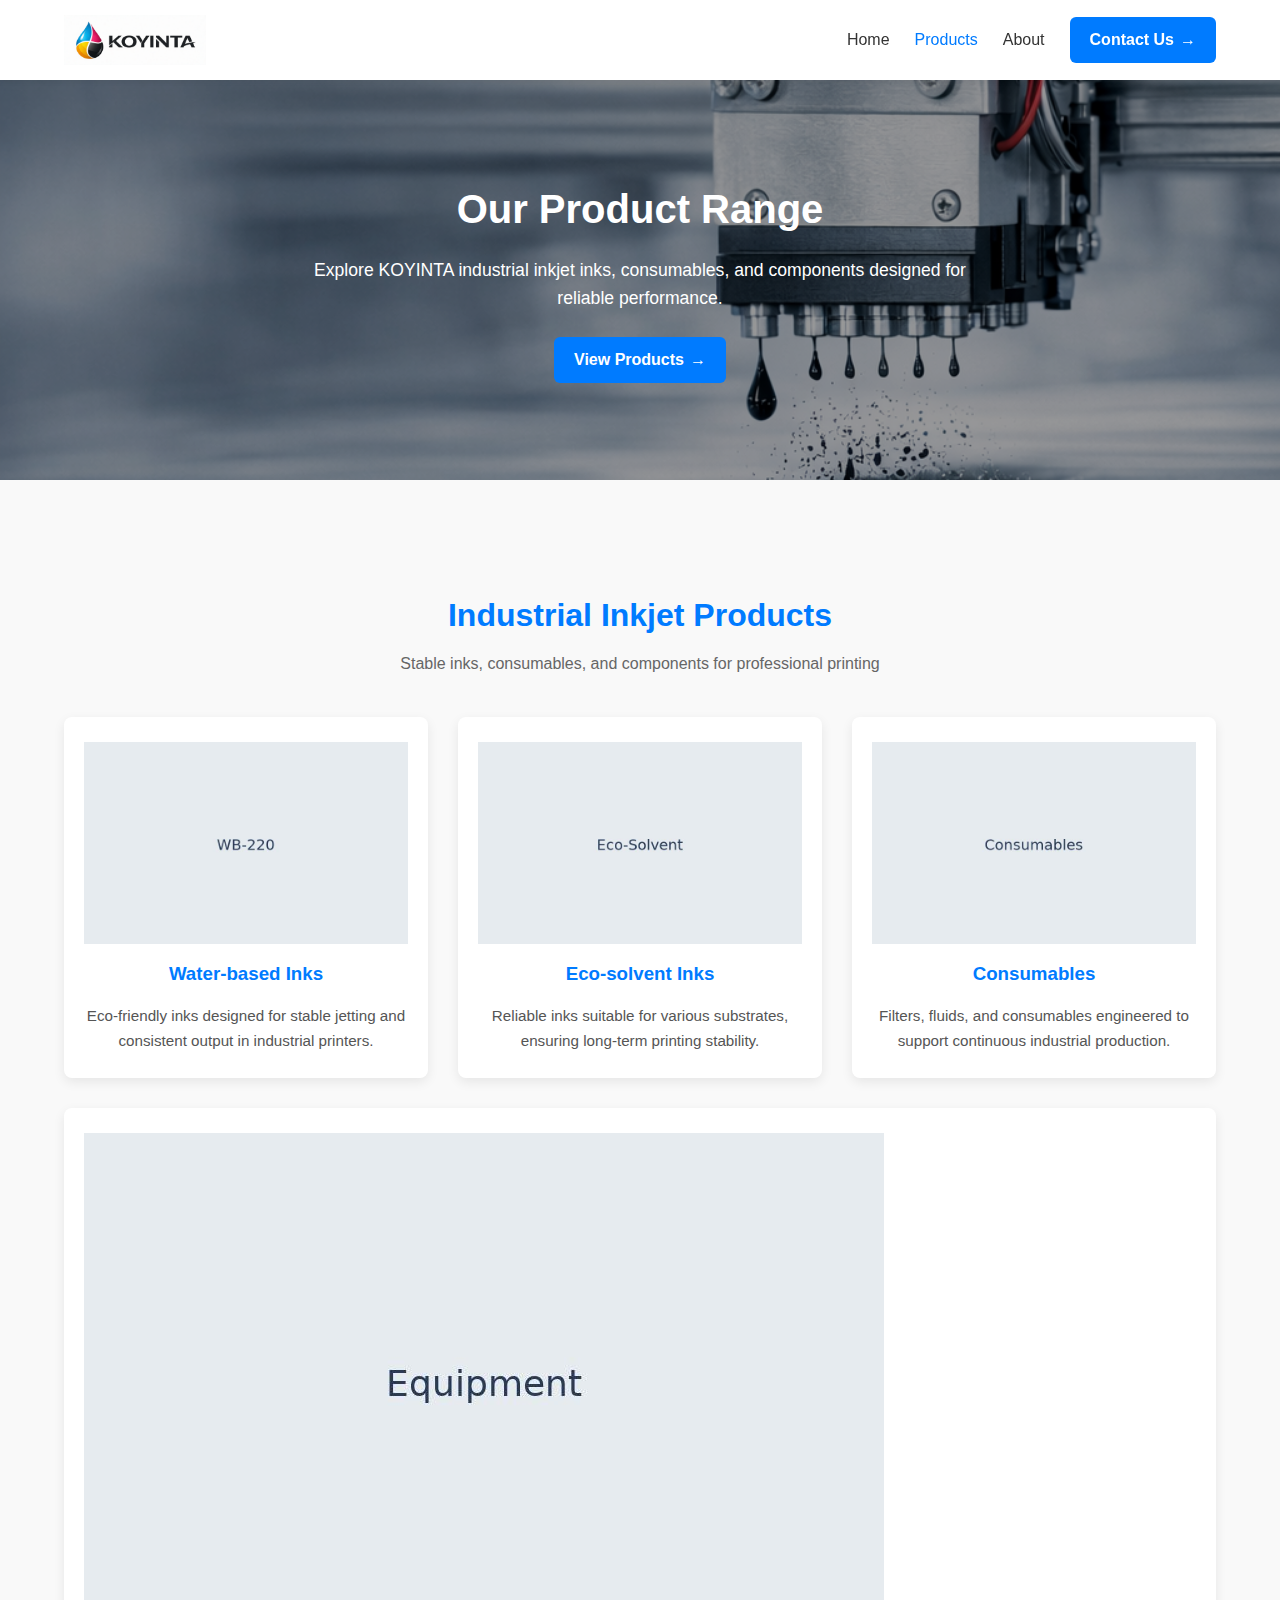
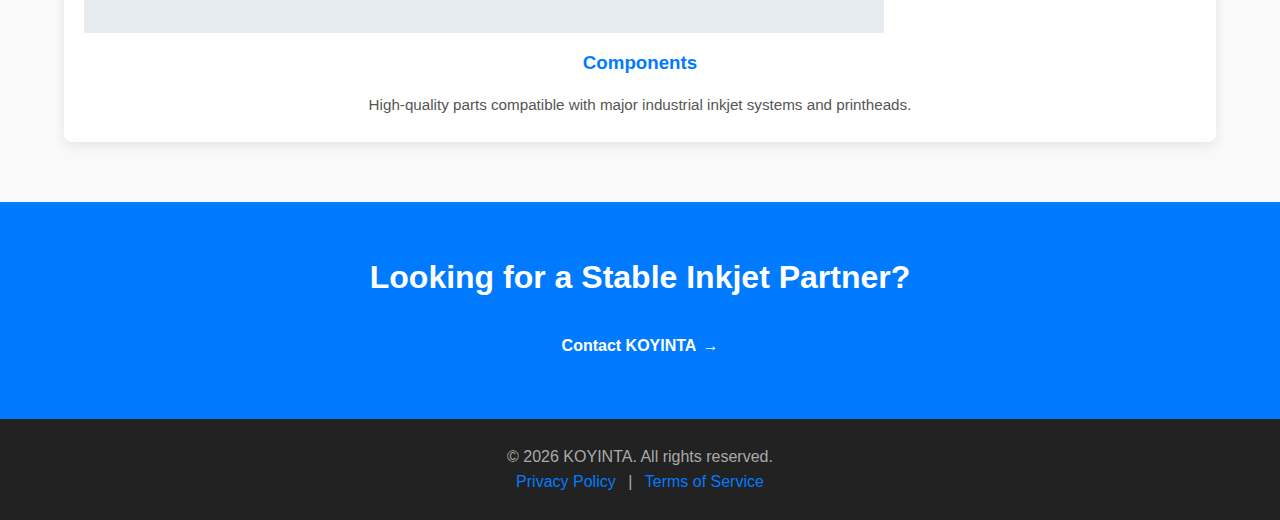
<file: _archive/products.html>
<!DOCTYPE html>
<html lang="en">
<head>
  <meta charset="UTF-8">
  <title>KOYINTA | Products</title>
  <meta name="viewport" content="width=device-width, initial-scale=1.0">
  <meta name="description" content="Explore KOYINTA industrial inkjet inks, consumables, and components. Stable and reliable products for professional printing applications.">

  <!-- Styles -->
  <style>
    /* ================= Reset ================= */
    * { margin:0; padding:0; box-sizing:border-box; }
    body { font-family: 'Arial', sans-serif; line-height:1.6; color:#333; background:#f9f9f9; }
    a { text-decoration:none; color:inherit; }
    img { max-width:100%; display:block; }

    /* ================= Container ================= */
    .container { width:90%; max-width:1200px; margin:0 auto; }

    /* ================= Header ================= */
    .site-header { background:#fff; padding:15px 0; box-shadow:0 2px 6px rgba(0,0,0,0.05); position:sticky; top:0; z-index:100; }
    .header-flex { display:flex; align-items:center; justify-content:space-between; }
    .logo img { height:50px; }
    nav { display:flex; align-items:center; gap:25px; }
    nav a { font-weight:500; color:#333; transition:color 0.3s; }
    nav a.active { color:#007bff; }
    nav a:hover { color:#007bff; }
    .btn-primary { background:#007bff; color:#fff; padding:10px 20px; border-radius:6px; font-weight:bold; display:inline-flex; align-items:center; gap:6px; transition: background 0.3s; }
    .btn-primary:hover { background:#0056b3; }
    .btn-icon { font-weight:bold; }
    .menu-btn { display:none; font-size:1.5rem; background:none; border:none; cursor:pointer; }

    /* ================= Hero ================= */
    .hero { height:400px; display:flex; align-items:center; justify-content:center; text-align:center; background-size:cover; background-position:center; position:relative; margin-bottom:50px; }
    .hero::after { content:""; position:absolute; top:0; left:0; width:100%; height:100%; background-color:rgba(0,0,0,0.4); }
    .hero-content { position:relative; z-index:1; max-width:700px; margin:0 auto; padding:0 15px; }
    .hero h1 { font-size:2.5rem; margin-bottom:15px; color:#fff; }
    .hero p { font-size:1.1rem; margin-bottom:25px; color:#fff; }

    /* ================= Product Section ================= */
    .section { padding:60px 0; }
    .section-title h2 { font-size:2rem; margin-bottom:10px; text-align:center; color:#007bff; }
    .section-title p { text-align:center; color:#666; margin-bottom:40px; }
    .offer-grid { display:flex; flex-wrap:wrap; gap:30px; justify-content:center; }
    .offer-card { background:#fff; border-radius:8px; box-shadow:0 4px 12px rgba(0,0,0,0.08); padding:25px 20px; text-align:center; flex:1 1 280px; transition: transform 0.3s, box-shadow 0.3s; }
    .offer-card:hover { transform:translateY(-5px); box-shadow:0 8px 20px rgba(0,0,0,0.12); }
    .offer-card h3 { margin:15px 0; color:#007bff; }
    .offer-card p { color:#555; font-size:0.95rem; }

    /* ================= CTA ================= */
    .cta { background:#007bff; color:#fff; padding:50px 0; text-align:center; }
    .cta h2 { font-size:2rem; margin-bottom:20px; }

    /* ================= Footer ================= */
    .site-footer { background:#222; color:#aaa; padding:25px 0; text-align:center; }
    .site-footer a { color:#007bff; margin:0 8px; }
    .site-footer a:hover { text-decoration:underline; }

    /* ================= Responsive ================= */
    @media(max-width:900px){
      nav { display:none; flex-direction:column; background:#fff; position:absolute; top:70px; right:20px; padding:10px 20px; border-radius:6px; box-shadow:0 4px 12px rgba(0,0,0,0.1); }
      nav.show { display:flex; }
      .menu-btn { display:block; }
      .header-flex { position:relative; }
      .hero { height:320px; }
      .hero h1 { font-size:2rem; }
      .hero p { font-size:1rem; }
      .btn-primary { padding:8px 16px; font-size:0.95rem; }
    }
    @media(max-width:500px){
      .hero { height:260px; }
      .hero h1 { font-size:1.6rem; }
      .hero p { font-size:0.9rem; }
      .btn-primary { padding:6px 12px; font-size:0.85rem; }
    }
  </style>
</head>
<body>

<!-- ================= Header ================= -->
<header class="site-header">
  <div class="container header-flex">
    <div class="logo">
      <img src="images/logo.png" alt="KOYINTA Logo">
    </div>
    <nav>
      <a href="index.html">Home</a>
      <a href="products.html" class="active">Products</a>
      <a href="about.html">About</a>
      <a href="contact.html" class="btn-primary">Contact Us <span class="btn-icon">→</span></a>
    </nav>
    <button class="menu-btn" aria-label="Toggle Navigation">&#9776;</button>
  </div>
</header>

<main>

  <!-- ================= Hero ================= -->
  <section class="hero" style="background-image:url('images/hero-new.png');">
    <div class="hero-content">
      <h1>Our Product Range</h1>
      <p>Explore KOYINTA industrial inkjet inks, consumables, and components designed for reliable performance.</p>
      <a href="#products" class="btn-primary">View Products <span class="btn-icon">→</span></a>
    </div>
  </section>

  <!-- ================= Products ================= -->
  <section id="products" class="section">
    <div class="container">
      <div class="section-title">
        <h2>Industrial Inkjet Products</h2>
        <p>Stable inks, consumables, and components for professional printing</p>
      </div>

      <div class="offer-grid">
        <div class="offer-card">
          <img src="images/wb220.jpg" alt="Water-based Inkjet Ink">
          <h3>Water-based Inks</h3>
          <p>Eco-friendly inks designed for stable jetting and consistent output in industrial printers.</p>
        </div>

        <div class="offer-card">
          <img src="images/eco-solvent.jpg" alt="Eco-solvent Ink">
          <h3>Eco-solvent Inks</h3>
          <p>Reliable inks suitable for various substrates, ensuring long-term printing stability.</p>
        </div>

        <div class="offer-card">
          <img src="images/consumable-placeholder.jpg" alt="Inkjet Consumables">
          <h3>Consumables</h3>
          <p>Filters, fluids, and consumables engineered to support continuous industrial production.</p>
        </div>

        <div class="offer-card">
          <img src="images/equipment-placeholder.jpg" alt="Inkjet Components">
          <h3>Components</h3>
          <p>High-quality parts compatible with major industrial inkjet systems and printheads.</p>
        </div>
      </div>
    </div>
  </section>

  <!-- ================= CTA ================= -->
  <section class="cta">
    <div class="container">
      <h2>Looking for a Stable Inkjet Partner?</h2>
      <a href="contact.html" class="btn-primary">Contact KOYINTA <span class="btn-icon">→</span></a>
    </div>
  </section>

</main>

<!-- ================= Footer ================= -->
<footer class="site-footer">
  <div class="container">
    <p>© 2026 KOYINTA. All rights reserved.</p>
    <p>
      <a href="privacy.html">Privacy Policy</a> |
      <a href="terms.html">Terms of Service</a>
    </p>
  </div>
</footer>

<script>
  const menuBtn = document.querySelector('.menu-btn');
  const nav = document.querySelector('nav');
  menuBtn.addEventListener('click', () => { nav.classList.toggle('show'); });
</script>

</body>
</html>
</file>
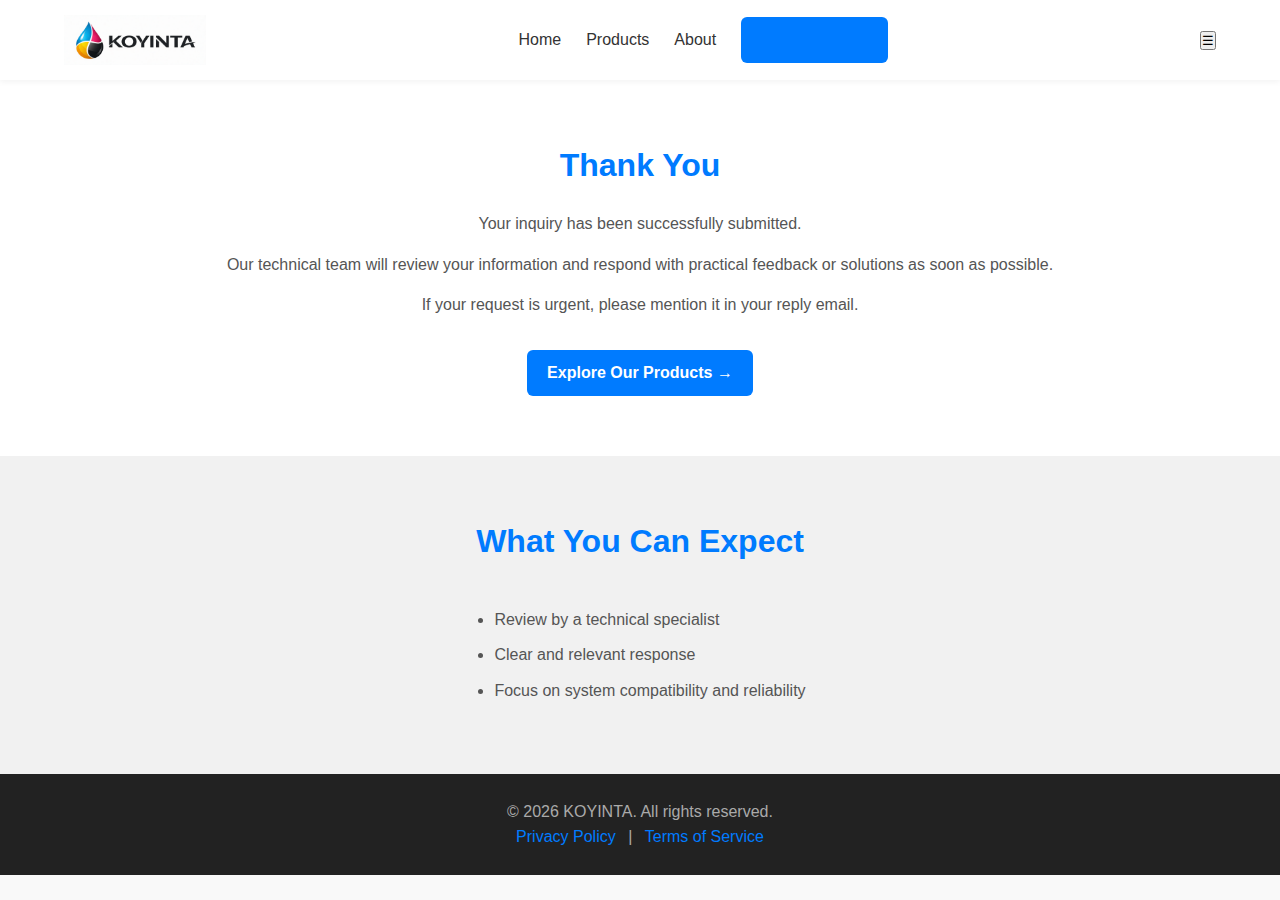
<file: _archive/thank-you.html>
<!DOCTYPE html>
<html lang="en">
<head>
  <meta charset="UTF-8">
  <title>Thank You | KOYINTA</title>
  <meta name="viewport" content="width=device-width, initial-scale=1.0">
  <meta name="description" content="Thank you for contacting KOYINTA. Our technical team will respond shortly.">

  <style>
    /* ================= Reset ================= */
    * { margin:0; padding:0; box-sizing:border-box; }
    body { font-family:'Arial', sans-serif; line-height:1.6; color:#333; background:#f9f9f9; }
    a { text-decoration:none; color:inherit; }
    img { max-width:100%; display:block; }

    /* ================= Container ================= */
    .container { width:90%; max-width:1200px; margin:0 auto; }

    /* ================= Header ================= */
    .site-header { background:#fff; padding:15px 0; box-shadow:0 2px 6px rgba(0,0,0,0.05); position:sticky; top:0; z-index:100; }
    .header-flex { display:flex; align-items:center; justify-content:space-between; }
    .logo img { height:50px; }
    nav { display:flex; align-items:center; gap:25px; }
    nav a { font-weight:500; color:#333; transition:color 0.3s; }
    nav a.active, nav a.btn-primary { color:#007bff; }
    nav a:hover { color:#007bff; }
    .btn-primary, .btn-secondary { 
      background:#007bff; color:#fff; padding:10px 20px; border-radius:6px; font-weight:bold; display:inline-flex; align-items:center; gap:6px; transition: background 0.3s; text-align:center;
    }
    .btn-primary:hover, .btn-secondary:hover { background:#0056b3; }

    /* ================= Sections ================= */
    .section { padding:60px 0; background:#fff; text-align:center; }
    .section-gray { background:#f1f1f1; }
    .section h1, .section h2 { font-size:2rem; margin-bottom:20px; color:#007bff; }
    .section p { font-size:1rem; color:#555; margin-bottom:15px; }
    .focus-list { list-style: disc; padding-left:20px; color:#555; font-size:1rem; text-align:left; display:inline-block; margin-top:20px; }
    .focus-list li { margin-bottom:10px; }

    /* ================= Footer ================= */
    .site-footer { background:#222; color:#aaa; padding:25px 0; text-align:center; }
    .site-footer a { color:#007bff; margin:0 8px; }
    .site-footer a:hover { text-decoration:underline; }

    /* ================= Responsive ================= */
    @media(max-width:900px){
      nav { display:none; flex-direction:column; background:#fff; position:absolute; top:70px; right:20px; padding:10px 20px; border-radius:6px; box-shadow:0 4px 12px rgba(0,0,0,0.1); }
      nav.show { display:flex; }
      .menu-btn { display:block; }
      .header-flex { position:relative; }
    }
    @media(max-width:500px){
      .section h1, .section h2 { font-size:1.6rem; }
      .section p, .focus-list li { font-size:0.9rem; }
      .btn-primary, .btn-secondary { padding:6px 12px; font-size:0.85rem; }
    }
  </style>
</head>

<body>

<!-- ================= Header ================= -->
<header class="site-header">
  <div class="container header-flex">
    <div class="logo">
      <img src="images/logo.png" alt="KOYINTA Logo">
    </div>
    <nav>
      <a href="index.html">Home</a>
      <a href="products.html">Products</a>
      <a href="about.html">About</a>
      <a href="contact.html" class="btn-primary">Contact Us <span class="btn-icon">→</span></a>
    </nav>
    <button class="menu-btn" aria-label="Toggle Navigation">&#9776;</button>
  </div>
</header>

<main>

  <!-- ================= Thank You Message ================= -->
  <section class="section">
    <div class="container narrow">
      <h1>Thank You</h1>
      <p>Your inquiry has been successfully submitted.</p>
      <p>Our technical team will review your information and respond with practical feedback or solutions as soon as possible.</p>
      <p>If your request is urgent, please mention it in your reply email.</p>
      <div style="margin-top:32px;">
        <a href="products.html" class="btn-secondary">Explore Our Products →</a>
      </div>
    </div>
  </section>

  <!-- ================= Trust Reinforcement ================= -->
  <section class="section section-gray">
    <div class="container narrow">
      <h2>What You Can Expect</h2>
      <ul class="focus-list">
        <li>Review by a technical specialist</li>
        <li>Clear and relevant response</li>
        <li>Focus on system compatibility and reliability</li>
      </ul>
    </div>
  </section>

</main>

<!-- ================= Footer ================= -->
<footer class="site-footer">
  <div class="container">
    <p>© 2026 KOYINTA. All rights reserved.</p>
    <p>
      <a href="privacy.html">Privacy Policy</a> |
      <a href="terms.html">Terms of Service</a>
    </p>
  </div>
</footer>

<script>
  const menuBtn = document.querySelector('.menu-btn');
  const nav = document.querySelector('nav');
  menuBtn.addEventListener('click', () => { nav.classList.toggle('show'); });
</script>

</body>
</html>
</file>
<file: styles-optimized.css>
/* ================= Global ================= */
:root {
  --brand-c: #00aaff;
  --brand-m: #ff0099;
  --brand-y: #ffcc00;
  --brand-k: #000000;

  --font-sans: 'Arial', sans-serif;
  --font-heading: 'Helvetica Neue', sans-serif;
}

* {
  box-sizing: border-box;
  margin: 0;
  padding: 0;
}

body {
  font-family: var(--font-sans);
  line-height: 1.6;
  color: #333;
  background-color: #fff;
}

/* ================= Container ================= */
.container {
  width: 90%;
  max-width: 1200px;
  margin: 0 auto;
}

/* ================= Header ================= */
.site-header {
  background: #fff;
  border-bottom: 1px solid #eee;
  position: sticky;
  top: 0;
  z-index: 100;
}

.header-flex {
  display: flex;
  justify-content: space-between;
  align-items: center;
  padding: 15px 0;
}

.site-header .logo {
  font-weight: bold;
  font-size: 1.8rem;
  color: var(--brand-k);
}

nav a {
  margin-left: 20px;
  text-decoration: none;
  color: #333;
  font-weight: 500;
}

nav a.active,
nav a.btn-primary {
  color: #fff;
  background-color: var(--brand-c);
  padding: 8px 16px;
  border-radius: 4px;
  transition: 0.3s;
}

nav a:hover {
  background-color: var(--brand-m);
  color: #fff;
}

/* 汉堡菜单按钮 */
.menu-btn {
  display: none;
  font-size: 1.5rem;
  background: none;
  border: none;
  cursor: pointer;
}

/* ================= Hero ================= */
.hero {
  text-align: center;
  padding: 80px 0;
  background-color: #f9f9f9;
}

.hero h1 {
  font-family: var(--font-heading);
  font-size: 2.5rem;
  margin-bottom: 20px;
}

.hero p {
  font-size: 1.1rem;
  margin-bottom: 30px;
  max-width: 700px;
  margin-left: auto;
  margin-right: auto;
}

.hero-actions a.btn-primary {
  background-color: var(--brand-c);
  color: #fff;
  padding: 12px 25px;
  border-radius: 5px;
  text-decoration: none;
  font-weight: bold;
  transition: 0.3s;
}

.hero-actions a.btn-primary:hover {
  background-color: var(--brand-m);
}

/* ================= Sections ================= */
.section-title {
  text-align: center;
  margin-bottom: 40px;
}

.section-title h2 {
  font-size: 2rem;
  margin-bottom: 10px;
}

.section-title p {
  font-size: 1rem;
  color: #666;
}

/* ================= Offer Grid ================= */
.offer-grid {
  display: flex;
  gap: 20px;
  flex-wrap: wrap;
  justify-content: center;
}

.offer-card {
  background: #fff;
  border: 1px solid #eee;
  padding: 20px;
  flex: 1 1 250px;
  text-align: center;
  border-radius: 6px;
  transition: 0.3s;
}

.offer-card:hover {
  transform: translateY(-5px);
  box-shadow: 0 4px 10px rgba(0,0,0,0.1);
}

/* ================= Product Grid ================= */
.product-grid {
  display: flex;
  gap: 20px;
  flex-wrap: wrap;
  justify-content: center;
}

.product-card {
  border: 1px solid #eee;
  border-radius: 6px;
  overflow: hidden;
  text-align: center;
  flex: 1 1 300px;
  background: #fff;
  transition: 0.3s;
}

.product-card img {
  width: 100%;
  height: auto;
  display: block;
}

.product-card h3 {
  margin: 15px 0 10px 0;
  font-size: 1.2rem;
}

.product-card p {
  padding: 0 10px;
  font-size: 0.95rem;
  color: #555;
  margin-bottom: 15px;
}

.product-card a.btn-primary {
  display: inline-block;
  margin-bottom: 15px;
}

/* ================= Footer ================= */
.site-footer {
  text-align: center;
  padding: 30px 0;
  background: #f5f5f5;
  border-top: 1px solid #eee;
  font-size: 0.9rem;
}

.site-footer a {
  color: var(--brand-c);
  text-decoration: none;
}

.site-footer a:hover {
  color: var(--brand-m);
}

/* ================= Responsive ================= */
@media screen and (max-width: 768px) {
  nav a {
    display: block;
    margin: 10px 0;
  }

  .menu-btn {
    display: block;
  }

  nav ul.open {
    display: block;
  }

  .offer-grid, .product-grid {
    flex-direction: column;
    align-items: center;
  }
}
</file>
<file: styles.css>
/* =====================================================
   KOYINTA Official Website - Final Stylesheet
   ===================================================== */

/* ===== Reset ===== */
* {
  margin: 0;
  padding: 0;
  box-sizing: border-box;
}

body {
  font-family: -apple-system, BlinkMacSystemFont, "Segoe UI",
               Roboto, "Helvetica Neue", Arial, sans-serif;
  color: #333;
  line-height: 1.6;
  background: #ffffff;
}

a {
  color: inherit;
  text-decoration: none;
}

img {
  max-width: 100%;
  display: block;
}

/* ===== Layout ===== */
.container {
  width: 100%;
  max-width: 1200px;
  margin: 0 auto;
  padding: 0 20px;
}

section {
  padding: 80px 0;
}

/* ===== Header ===== */
.site-header {
  background: #ffffff;
  border-bottom: 1px solid #e5e5e5;
}

.header-flex {
  display: flex;
  justify-content: space-between;
  align-items: center;
  padding: 20px 0;
}

.logo {
  font-size: 22px;
  font-weight: 700;
  letter-spacing: 2px;
  color: #000;
}

.site-header nav {
  display: flex;
  align-items: center;
  gap: 24px;
}

.site-header nav a {
  font-weight: 500;
  color: #333;
}

.site-header nav a.active {
  color: #0057ff;
}

.nav-btn {
  padding: 8px 18px;
  border: 1px solid #00a3e0;
  border-radius: 4px;
  color: #00a3e0;
  font-weight: 500;
}

/* ===== Hero ===== */
.hero {
  background: #0b1f33;
  color: #ffffff;
  padding: 120px 0;
}

.hero h1 {
  font-size: 42px;
  max-width: 720px;
  margin-bottom: 20px;
}

.hero p {
  font-size: 18px;
  max-width: 620px;
  opacity: 0.9;
}

.hero-actions {
  margin-top: 32px;
}

.hero-actions a {
  display: inline-block;
  padding: 12px 28px;
  background: #00a3e0;
  color: #fff;
  border-radius: 4px;
  margin-right: 16px;
}

/* ===== Section Title ===== */
.section-title {
  text-align: center;
  margin-bottom: 48px;
}

.section-title h2 {
  font-size: 32px;
  margin-bottom: 10px;
}

.section-title p {
  font-size: 16px;
  color: #666;
}

/* ===== Offer Grid ===== */
.offer-grid {
  display: grid;
  grid-template-columns: repeat(3, 1fr);
  gap: 32px;
}

.offer-card {
  border: 1px solid #eee;
  padding: 32px;
  text-align: center;
}

.offer-card h3 {
  margin: 20px 0 10px;
}

/* ===== Featured Products ===== */
.product-grid {
  display: grid;
  grid-template-columns: repeat(3, 1fr);
  gap: 32px;
}

.product-card {
  border: 1px solid #eee;
  padding: 24px;
}

.product-card h3 {
  margin: 16px 0 10px;
}

.product-card a {
  display: inline-block;
  margin-top: 12px;
  color: #0057ff;
  font-weight: 500;
}

/* ===== Page Hero ===== */
.page-hero {
  padding: 80px 0;
  background: #0b1f33;
  color: #ffffff;
  text-align: center;
}

.page-hero h1 {
  font-size: 36px;
  margin-bottom: 10px;
}

.page-hero p {
  font-size: 18px;
  opacity: 0.9;
}

/* ===== Footer ===== */
.site-footer {
  background: #0b1f33;
  color: #ffffff;
  padding: 40px 0;
  font-size: 14px;
}

.site-footer p {
  opacity: 0.7;
}

/* ===== Responsive ===== */
@media (max-width: 768px) {
  .header-flex {
    flex-direction: column;
    gap: 16px;
  }

  .hero h1 {
    font-size: 32px;
  }

  .offer-grid,
  .product-grid {
    grid-template-columns: 1fr;
  }
}
/* ===== Container & Grid ===== */
.container {
  width: 90%;
  max-width: 1200px;
  margin: 0 auto;
}

/* ===== Contact Grid ===== */
.contact-grid {
  display: grid;
  grid-template-columns: 1fr 1fr;
  gap: 50px;
  align-items: start;
  margin-top: 40px;
}

.contact-info h2,
.contact-form h2 {
  font-size: 24px;
  margin-bottom: 20px;
}

.contact-info p {
  line-height: 1.6;
  margin-bottom: 15px;
}

.contact-details p {
  margin-bottom: 10px;
}

/* ===== Form Styling ===== */
.contact-form form {
  display: flex;
  flex-direction: column;
}

.contact-form label {
  font-weight: 600;
  margin-bottom: 5px;
  margin-top: 15px;
}

.contact-form input,
.contact-form select,
.contact-form textarea {
  padding: 10px 12px;
  border: 1px solid #ccc;
  border-radius: 5px;
  font-size: 14px;
  width: 100%;
  box-sizing: border-box;
  transition: border-color 0.3s;
}

.contact-form input:focus,
.contact-form select:focus,
.contact-form textarea:focus {
  outline: none;
  border-color: #007BFF;
}

.contact-form button.hero-btn {
  margin-top: 20px;
  padding: 12px;
  background-color: #007BFF;
  color: #fff;
  border: none;
  border-radius: 5px;
  font-size: 16px;
  cursor: pointer;
  transition: background-color 0.3s;
}

.contact-form button.hero-btn:hover {
  background-color: #0056b3;
}

/* ===== Footer ===== */
.site-footer {
  background-color: #f2f2f2;
  padding: 20px 0;
  text-align: center;
  font-size: 14px;
}

.site-footer a {
  color: #007BFF;
  text-decoration: none;
  margin: 0 5px;
}

.site-footer a:hover {
  text-decoration: underline;
}

/* ===== Responsive ===== */
@media (max-width: 900px) {
  .contact-grid {
    grid-template-columns: 1fr;
    gap: 30px;
  }

  .contact-form h2,
  .contact-info h2 {
    font-size: 20px;
  }
}
</file>
